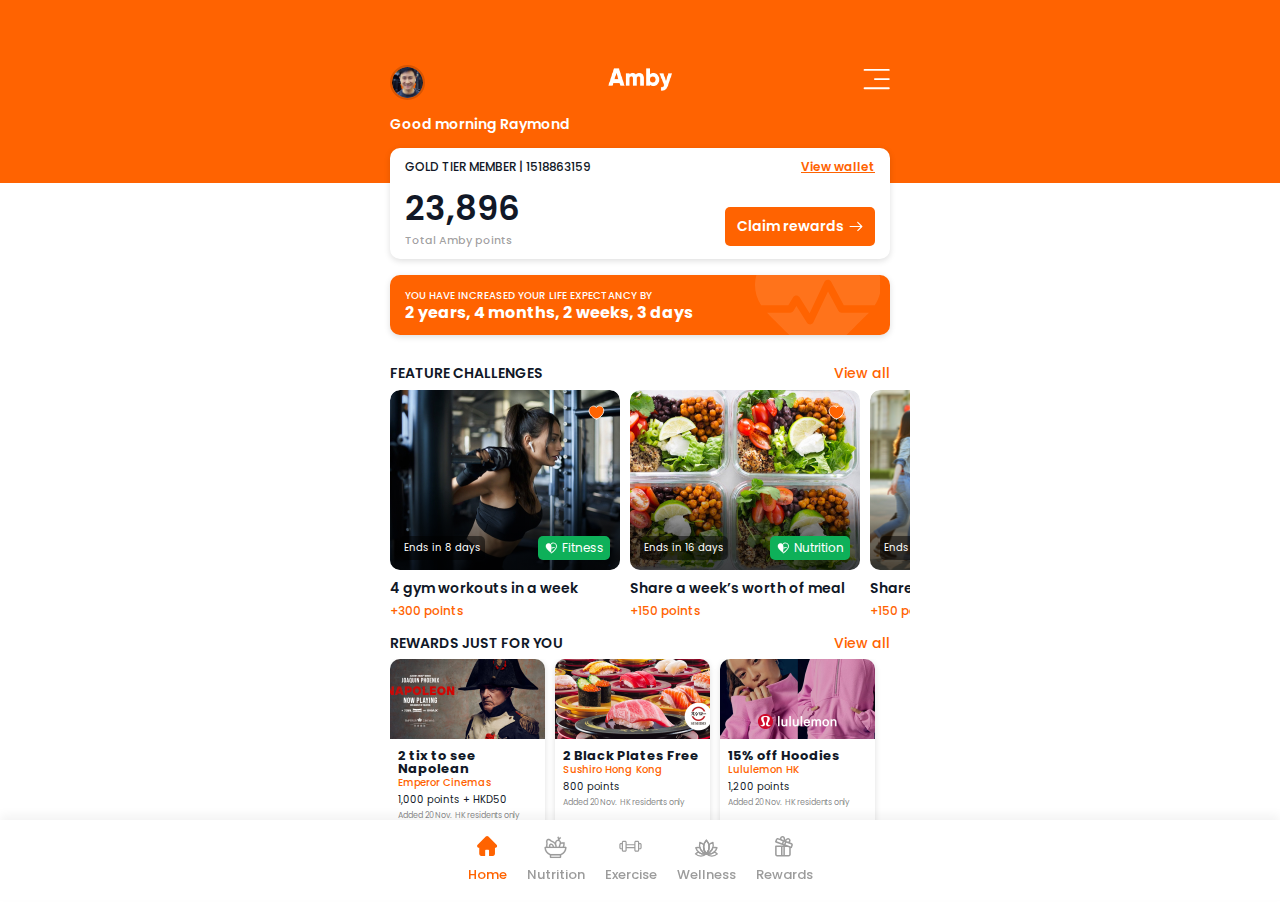
<file: index.html>
<!DOCTYPE html>
<html lang="en">

<head>
  <meta charset="UTF-8">
  <meta name="viewport" content="width=device-width, initial-scale=1.0">

  <!-- ===== CSS ===== -->
  <link rel="stylesheet" href="assets/css/styles.css" />

  <title>Amby - Mobile Front End</title>
</head>

<body>

  <div class="page home-page">

    <div class="page-overly"></div>

    <div class="page_top_shape">
      <img src="./assets/images/icons/page-left-top.svg" alt="" class="left">
      <img src="./assets/images/icons/page-right-top.svg" alt="" class="right">
    </div>

    <header class="header">
      <!-- page header -->
      <div class="page_header">
        <div class="container">
          <div class="row">
            <div class="col">
              <div class="page_navigation">
                <div class="user_img">
                  <img src="./assets/images/user/user-img.png" alt="">
                </div>
                <div class="app_logo">
                  <a href="index.html" class="logo"><img src="./assets/images/logo/logo.png" alt=""></a>
                </div>
                <div class="menu_bar">
                  <button><img src="./assets/images/icons/menu-bar.svg" alt=""></button>
                </div>
              </div>
              <div class="navigation_content">
                <h6 class="title">Good morning Raymond</h6>
              </div>
            </div>
          </div>
        </div>
      </div>

      <div class="hamburger_menu">
        <div class="top_area">
          <div class="mobile_menu_heading">
            <span>MENU</span>
          </div>

          <div class="close_icon">
            <button><img src="./assets/images/icons/menu-close.svg" alt=""></button>
          </div>
        </div>

        <div class="main_menu">
          <nav class="mean-nav">
            <ul>
              <li><a href="#">Home</a></li>
              <li class="dropdown"><a href="#">Page 1</a>
                <ul>
                  <li><a href="#">Link 1</a></li>
                  <li><a href="#">Link 2</a></li>
                  <li><a href="#">Link 3</a></li>
                  <li><a href="#">Link 4</a></li>
                </ul>
              </li>
              <li><a href="#">Page 2</a></li>
              <li><a href="#">Page 3</a></li>
              <li><a href="#">Page 4</a></li>
              <li><a href="#">Page 5</a></li>
            </ul>
          </nav>
        </div>
      </div>

      <!-- reward box -->
      <div class="reward_box">
        <div class="container">
          <div class="row">
            <div class="col">
              <div class="reward_box_inner">
                <div class="member_id">
                  <span class="id">GOLD tier member | 1518863159</span>
                  <a href="#" class="inline-btn">View wallet</a>
                </div>
                <div class="total_points">
                  <h1 class="point">23,896 <span>Total Amby points</span></h1>
                  <a href="#" class="primary-btn">Claim rewards <img src="./assets/images/icons/arrow-right.svg"
                      alt=""></a>
                </div>
              </div>
            </div>
          </div>
        </div>
      </div>
    </header>

    <!-- <header class="header-2 d-none">

      <div class="page_header">
        <div class="container">
          <div class="row">
            <div class="col">
              <div class="page_navigation">
                <div class="user_img">
                  <img src="./assets/images/user/user-img.png" alt="">
                </div>
                <div class="app_logo">
                  <a href="index.html" class="logo"><img src="./assets/images/logo/logo.png" alt=""></a>
                </div>
                <div class="menu_bar">
                  <button><img src="./assets/images/icons/menu-bar.svg" alt=""></button>
                </div>
              </div>
              <div class="navigation_content">
                <h6 class="title">My Wallet</h6>
              </div>
            </div>
          </div>
        </div>
      </div>

      <div class="hamburger_menu">
        <div class="top_area">
          <div class="mobile_menu_heading">
            <span>MENU</span>
          </div>

          <div class="close_icon">
            <button><img src="./assets/images/icons/menu-close.svg" alt=""></button>
          </div>
        </div>

        <div class="main_menu">
          <nav class="mean-nav">
            <ul>
              <li><a href="#">Home</a></li>
              <li class="dropdown"><a href="#">Page 1</a>
                <ul>
                  <li><a href="#">Link 1</a></li>
                  <li><a href="#">Link 2</a></li>
                  <li><a href="#">Link 3</a></li>
                  <li><a href="#">Link 4</a></li>
                </ul>
              </li>
              <li><a href="#">Page 2</a></li>
              <li><a href="#">Page 3</a></li>
              <li><a href="#">Page 4</a></li>
              <li><a href="#">Page 5</a></li>
            </ul>
          </nav>
        </div>
      </div>


      <div class="reward_box white-bg">
        <div class="container">
          <div class="row">
            <div class="col">
              <div class="reward_box_inner">
                <div class="member_id">
                  <span class="id">GOLD tier member | 1518863159</span>
                </div>
                <div class="total_points">
                  <h1 class="point">23,896 <span>Total Amby points</span></h1>
                  <a href="#" class="primary-btn">Claim rewards <img src="./assets/images/icons/arrow-right.svg"
                      alt=""></a>
                </div>
              </div>
            </div>
          </div>
        </div>
      </div>
    </header> -->

    <!-- toolbar -->
    <div class="toolbar">
      <div class="toolbar_inner">
        <div class="toolbar_item active">
          <div class="icon">
            <img class="stock" src="./assets/images/icons/home.svg" alt="">
            <img class="fill" src="./assets/images/icons/home-fill.svg" alt="">
          </div>
          <span class="title">Home</span>
        </div>
        <div class="toolbar_item">
          <div class="icon">
            <img class="stock" src="./assets/images/icons/nutrition.svg" alt="">
            <img class="fill" src="./assets/images/icons/nutrition-fill.svg" alt="">
          </div>
          <span class="title">Nutrition</span>
        </div>
        <div class="toolbar_item">
          <div class="icon">
            <img class="stock" src="./assets/images/icons/exercise.svg" alt="">
            <img class="fill" src="./assets/images/icons/exercise-fill.svg" alt="">
          </div>
          <span class="title">Exercise</span>
        </div>
        <div class="toolbar_item">
          <div class="icon">
            <img class="stock" src="./assets/images/icons/wellness.svg" alt="">
            <img class="fill" src="./assets/images/icons/wellness-fill.svg" alt="">
          </div>
          <span class="title">Wellness</span>
        </div>
        <div class="toolbar_item">
          <div class="icon">
            <img class="stock" src="./assets/images/icons/rewards.svg" alt="">
            <img class="fill" src="./assets/images/icons/rewards-fill.svg" alt="">
          </div>
          <span class="title">Rewards</span>
        </div>
      </div>
    </div>


    <!-- count down -->
    <div class="countdown_box white-bg">
      <div class="container">
        <div class="row">
          <div class="col">
            <div class="countdown_content">
              <span class="subtitle">You have increased your life expectancy by</span>
              <h5 class="title">2 years, 4 months, 2 weeks, 3 days</h5>
            </div>
          </div>
        </div>
      </div>
    </div>

    <!-- challenges section -->
    <div class="challenges_section white-bg">
      <div class="container">
        <div class="row">
          <div class="col">
            <div class="section_title">
              <h6 class="title">Feature Challenges</h6>
              <a href="#" class="inline-btn">View all</a>
            </div>
          </div>
        </div>
      </div>
      <div class="challenges_wrapper">

        <div class="container">
          <div class="challenges_items">

            <div class="challenges_item">
              <div class="challenge_img">
                <img src="./assets/images/challenges/challenge-1.jpg" alt="">

                <a href="javascript:void(0)" class="heart"><img src="./assets/images/icons/heart.svg" alt=""></a>
                <span class="end_text">Ends in 8 days</span>
                <a href="javascript:void(0)" class="category"><img src="./assets/images/icons/heart-fitness.svg"
                    alt="">Fitness</a>
              </div>
              <div class="challenge_content">
                <h6 class="title">4 gym workouts in a week</h6>
                <span class="points">+300 points</span>
              </div>
            </div>

            <div class="challenges_item">
              <div class="challenge_img">
                <img src="./assets/images/challenges/challenge-2.jpg" alt="">

                <a href="javascript:void(0)" class="heart"><img src="./assets/images/icons/heart.svg" alt=""></a>
                <span class="end_text">Ends in 16 days</span>
                <a href="javascript:void(0)" class="category"><img src="./assets/images/icons/heart-fitness.svg"
                    alt="">Nutrition</a>
              </div>
              <div class="challenge_content">
                <h6 class="title">Share a week’s worth of meal</h6>
                <span class="points">+150 points</span>
              </div>
            </div>

            <div class="challenges_item">
              <div class="challenge_img">
                <img src="./assets/images/challenges/challenge-3.jpg" alt="">

                <a href="javascript:void(0)" class="heart"><img src="./assets/images/icons/heart.svg" alt=""></a>
                <span class="end_text">Ends in 16 days</span>
                <a href="javascript:void(0)" class="category"><img src="./assets/images/icons/heart-fitness.svg"
                    alt="">Health</a>
              </div>
              <div class="challenge_content">
                <h6 class="title">Share a week’s worth of meal</h6>
                <span class="points">+150 points</span>
              </div>
            </div>

          </div>
        </div>
      </div>
    </div>

    <!-- getting rewards -->
    <div class="getting_rewards_section white-bg">
      <div class="container">
        <div class="row">
          <div class="col">
            <div class="section_title">
              <h6 class="title">rewards just for you</h6>
              <a href="#" class="inline-btn">View all</a>
            </div>
          </div>
        </div>
      </div>

      <div class="getting_rewards_wrapper">
        <div class="container">
          <div class="getting_rewards_items">

            <div class="getting_rewards_item">
              <div class="getting_reward_img"><img src="./assets/images/rewards/reward-1.jpg" alt=""></div>
              <div class="getting_reward_content">
                <h6 class="title">2 tix to see Napolean</h6>
                <span class="subtitle">Emperor Cinemas</span>
                <span class="points">1,000 points + HKD50</span>
                <div class="reward_meta">
                  <span class="date">Added 20 Nov.</span>
                  <span class="location">HK residents only</span>
                </div>
              </div>
            </div>

            <div class="getting_rewards_item">
              <div class="getting_reward_img"><img src="./assets/images/rewards/reward-2.jpg" alt=""></div>
              <div class="getting_reward_content">
                <h6 class="title">2 Black Plates Free</h6>
                <span class="subtitle">Sushiro Hong Kong</span>
                <span class="points">800 points</span>
                <div class="reward_meta">
                  <span class="date">Added 20 Nov.</span>
                  <span class="location">HK residents only</span>
                </div>
              </div>
            </div>

            <div class="getting_rewards_item">
              <div class="getting_reward_img"><img src="./assets/images/rewards/reward-3.jpg" alt=""></div>
              <div class="getting_reward_content">
                <h6 class="title">15% off Hoodies</h6>
                <span class="subtitle">Lululemon HK</span>
                <span class="points">1,200 points</span>
                <div class="reward_meta">
                  <span class="date">Added 20 Nov.</span>
                  <span class="location">HK residents only</span>
                </div>
              </div>
            </div>

          </div>
        </div>
      </div>
    </div>
  </div>


  <!-- JS Files -->
  <script src="./assets/js/jquery.min.js"></script>
  <script src="./assets/js/main.js"></script>
</body>

</html>
</file>
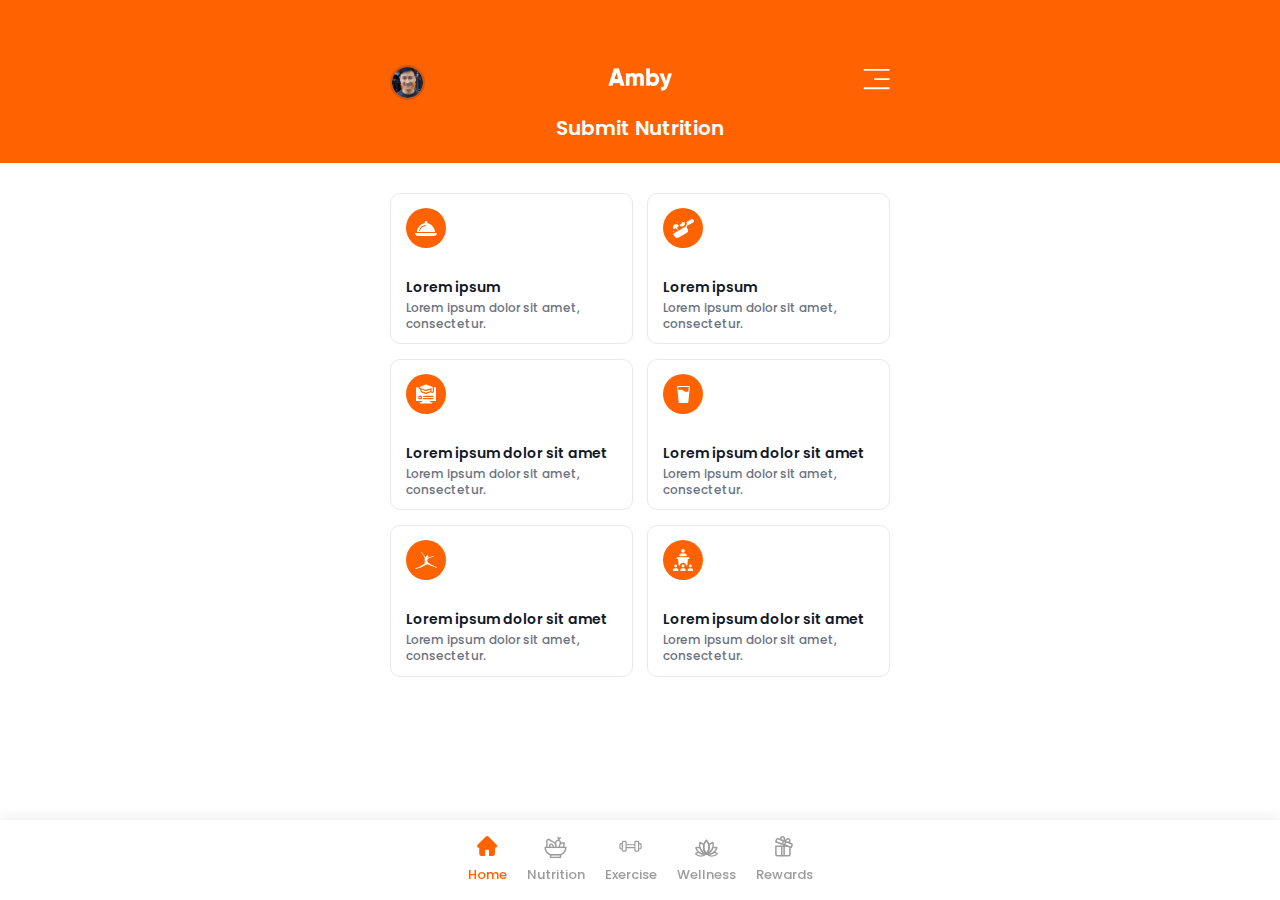
<file: category.html>
<!DOCTYPE html>
<html lang="en">

<head>
  <meta charset="UTF-8">
  <meta name="viewport" content="width=device-width, initial-scale=1.0">

  <!-- ===== CSS ===== -->
  <link rel="stylesheet" href="assets/css/styles.css" />

  <title>Amby - Mobile Front End</title>
</head>

<body>

  <div class="page category">
    <div class="page-overly"></div>

    <div class="page_top_shape">
      <img src="./assets/images/icons/page-left-top.svg" alt="" class="left">
      <img src="./assets/images/icons/page-right-top.svg" alt="" class="right">
    </div>

    <header class="header">
      <!-- page header -->
      <div class="page_header">
        <div class="container">
          <div class="row">
            <div class="col">
              <div class="page_navigation">
                <div class="user_img">
                  <img src="./assets/images/user/user-img.png" alt="">
                </div>
                <div class="app_logo">
                  <a href="index.html" class="logo"><img src="./assets/images/logo/logo.png" alt=""></a>
                </div>
                <div class="menu_bar">
                  <button><img src="./assets/images/icons/menu-bar.svg" alt=""></button>
                </div>
              </div>
              <div class="navigation_content text-center">
                <h4 class="title">Submit Nutrition</h4>
              </div>
            </div>
          </div>
        </div>
      </div>

      <div class="hamburger_menu">
        <div class="top_area">
          <div class="mobile_menu_heading">
            <span>MENU</span>
          </div>

          <div class="close_icon">
            <button><img src="./assets/images/icons/menu-close.svg" alt=""></button>
          </div>
        </div>

        <div class="main_menu">
          <nav class="mean-nav">
            <ul>
              <li><a href="#">Home</a></li>
              <li class="dropdown"><a href="#">Page 1</a>
                <ul>
                  <li><a href="#">Link 1</a></li>
                  <li><a href="#">Link 2</a></li>
                  <li><a href="#">Link 3</a></li>
                  <li><a href="#">Link 4</a></li>
                </ul>
              </li>
              <li><a href="#">Page 2</a></li>
              <li><a href="#">Page 3</a></li>
              <li><a href="#">Page 4</a></li>
              <li><a href="#">Page 5</a></li>
            </ul>
          </nav>
        </div>
      </div>

    </header>

    <!-- toolbar -->
    <div class="toolbar">
      <div class="toolbar_inner">
        <div class="toolbar_item active">
          <div class="icon">
            <img class="stock" src="./assets/images/icons/home.svg" alt="">
            <img class="fill" src="./assets/images/icons/home-fill.svg" alt="">
          </div>
          <span class="title">Home</span>
        </div>
        <div class="toolbar_item">
          <div class="icon">
            <img class="stock" src="./assets/images/icons/nutrition.svg" alt="">
            <img class="fill" src="./assets/images/icons/nutrition-fill.svg" alt="">
          </div>
          <span class="title">Nutrition</span>
        </div>
        <div class="toolbar_item">
          <div class="icon">
            <img class="stock" src="./assets/images/icons/exercise.svg" alt="">
            <img class="fill" src="./assets/images/icons/exercise-fill.svg" alt="">
          </div>
          <span class="title">Exercise</span>
        </div>
        <div class="toolbar_item">
          <div class="icon">
            <img class="stock" src="./assets/images/icons/wellness.svg" alt="">
            <img class="fill" src="./assets/images/icons/wellness-fill.svg" alt="">
          </div>
          <span class="title">Wellness</span>
        </div>
        <div class="toolbar_item">
          <div class="icon">
            <img class="stock" src="./assets/images/icons/rewards.svg" alt="">
            <img class="fill" src="./assets/images/icons/rewards-fill.svg" alt="">
          </div>
          <span class="title">Rewards</span>
        </div>
      </div>
    </div>

    <!-- category -->
    <div class="category_section white-bg">
      <div class="container">
        <div class="row">
          <div class="col">
            <div class="category_wrapper">

              <div class="category_item">
                <div class="category_icon">
                  <img src="./assets/images/icons/dinner.svg" alt="">
                </div>
                <div class="category_content">
                  <h6 class="title"><a href="#">Lorem ipsum</a></h6>
                  <p class="desc">Lorem ipsum dolor sit amet, consectetur.</p>
                </div>
              </div>

              <div class="category_item">
                <div class="category_icon">
                  <img src="./assets/images/icons/cooking.svg" alt="">
                </div>
                <div class="category_content">
                  <h6 class="title"><a href="#">Lorem ipsum</a></h6>
                  <p class="desc">Lorem ipsum dolor sit amet, consectetur.</p>
                </div>
              </div>

              <div class="category_item">
                <div class="category_icon">
                  <img src="./assets/images/icons/online-course.svg" alt="">
                </div>
                <div class="category_content">
                  <h6 class="title"><a href="#">Lorem ipsum dolor sit amet</a></h6>
                  <p class="desc">Lorem ipsum dolor sit amet, consectetur.</p>
                </div>
              </div>

              <div class="category_item">
                <div class="category_icon">
                  <img src="./assets/images/icons/water-glass.svg" alt="">
                </div>
                <div class="category_content">
                  <h6 class="title"><a href="#">Lorem ipsum dolor sit amet</a></h6>
                  <p class="desc">Lorem ipsum dolor sit amet, consectetur.</p>
                </div>
              </div>

              <div class="category_item">
                <div class="category_icon">
                  <img src="./assets/images/icons/sports.svg" alt="">
                </div>
                <div class="category_content">
                  <h6 class="title"><a href="#">Lorem ipsum dolor sit amet</a></h6>
                  <p class="desc">Lorem ipsum dolor sit amet, consectetur.</p>
                </div>
              </div>

              <div class="category_item">
                <div class="category_icon">
                  <img src="./assets/images/icons/lecture.svg" alt="">
                </div>
                <div class="category_content">
                  <h6 class="title"><a href="#">Lorem ipsum dolor sit amet</a></h6>
                  <p class="desc">Lorem ipsum dolor sit amet, consectetur.</p>
                </div>
              </div>

            </div>
          </div>
        </div>
      </div>
    </div>

  </div>


  <!-- JS Files -->
  <script src="./assets/js/jquery.min.js"></script>
  <script src="./assets/js/main.js"></script>
</body>

</html>
</file>
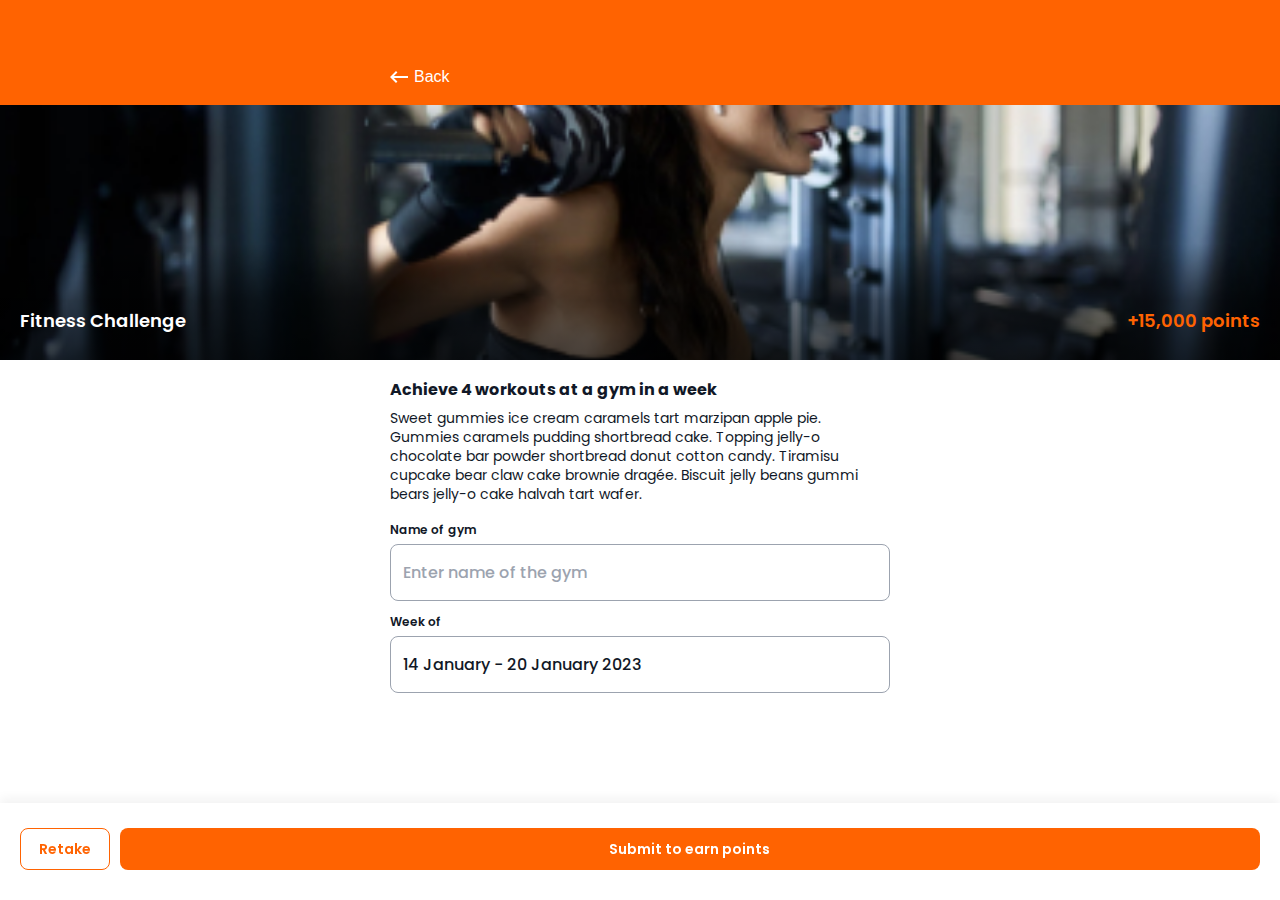
<file: challenge-details.html>
<!DOCTYPE html>
<html lang="en">

<head>
  <meta charset="UTF-8">
  <meta name="viewport" content="width=device-width, initial-scale=1.0">

  <!-- ===== CSS ===== -->
  <link rel="stylesheet" href="assets/css/styles.css" />

  <title>Amby - Mobile Front End</title>
</head>

<body>

  <div class="page challenge-single">
    <div class="page-overly"></div>

    <div class="page_top_shape">
      <img src="./assets/images/icons/page-left-top.svg" alt="" class="left">
      <img src="./assets/images/icons/page-right-top.svg" alt="" class="right">
    </div>

    <header class="header">
      <!-- page header -->
      <div class="page_header">
        <div class="container">
          <div class="row">
            <div class="col">
              <div class="page_navigation">
                <div class="return_page">
                  <button><img src="./assets/images/icons/arrow-left.svg" alt="">
                    Back</button>
                </div>
              </div>
            </div>
          </div>
        </div>
      </div>

    </header>

    <!-- toolbar -->
    <div class="toolbar">
      <div class="toolbar_inner">
        <a href="#" class="secondary-btn">Retake</a>
        <a href="#" class="primary-btn">Submit to earn points</a>
      </div>
    </div>

    <!-- challenge details  -->
    <div class="challenge_details white-bg">
      <div class="challenge_image">
        <img src="./assets/images/challenges/challenge-details.jpg" alt="">

        <div class="details_meta">
          <span class="category">Fitness Challenge</span>
          <span class="points">+15,000 points</span>
        </div>
      </div>

      <div class="container">
        <div class="row">
          <div class="col">
            <div class="challenge_content">
              <h5 class="title">Achieve 4 workouts at a gym in a week</h5>
              <p>Sweet gummies ice cream caramels tart marzipan apple pie. Gummies caramels pudding shortbread cake.
                Topping jelly-o chocolate bar powder shortbread donut cotton candy. Tiramisu cupcake bear claw cake
                brownie dragée. Biscuit jelly beans gummi bears jelly-o cake halvah tart wafer.</p>

              <form action="#" class="challenge_details_form">
                <div class="form_group">
                  <label for="gym">Name of gym</label>
                  <input type="text" name="gym" id="gym" placeholder="Enter name of the gym">
                </div>
                <div class="form_group">
                  <label for="week">Week of</label>
                  <input type="text" name="week" id="week" placeholder="Week of" value="14 January - 20 January 2023">
                </div>
              </form>
            </div>
          </div>
        </div>
      </div>
    </div>

  </div>


  <!-- JS Files -->
  <script src="./assets/js/jquery.min.js"></script>
  <script src="./assets/js/main.js"></script>
</body>

</html>
</file>
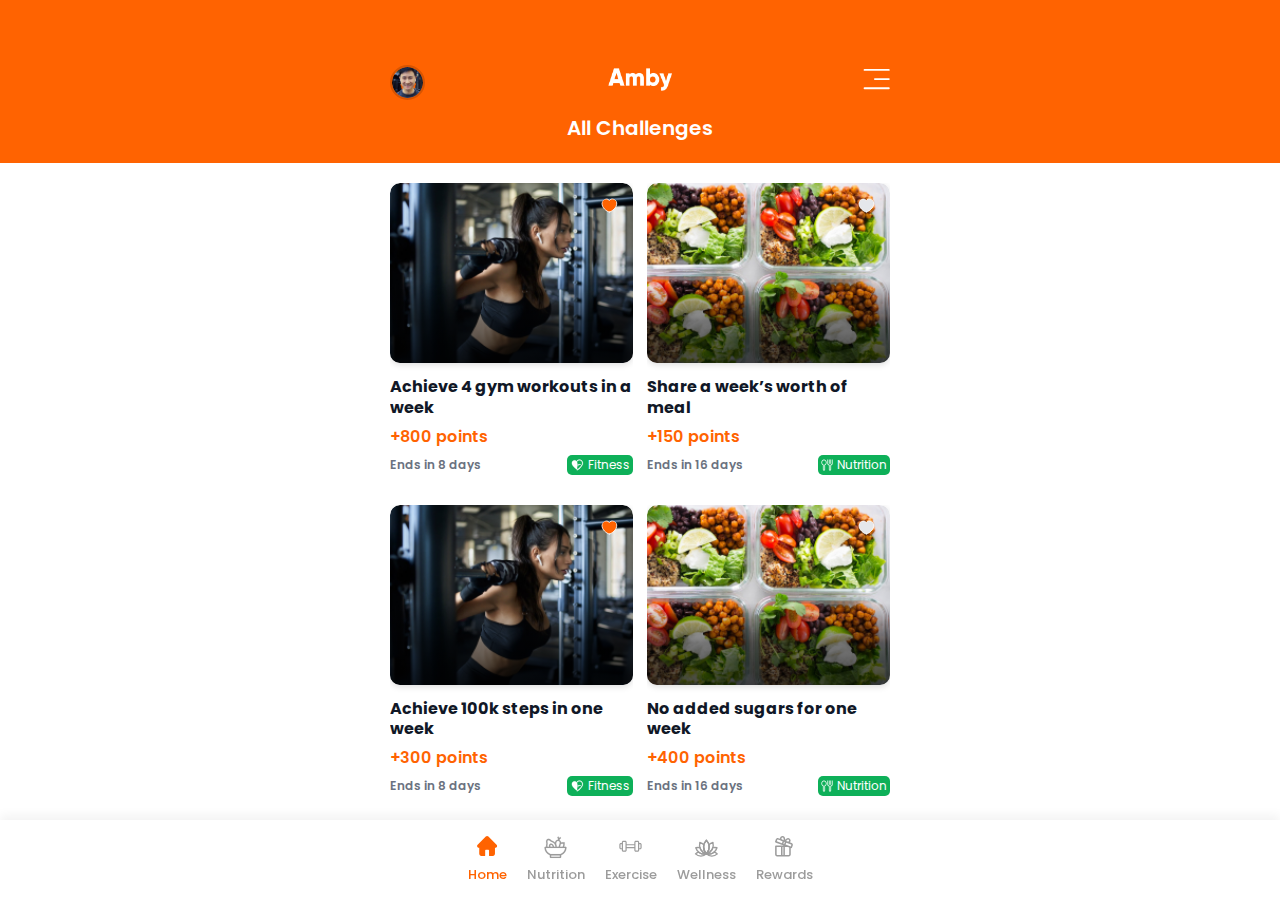
<file: challenges.html>
<!DOCTYPE html>
<html lang="en">

<head>
  <meta charset="UTF-8">
  <meta name="viewport" content="width=device-width, initial-scale=1.0">

  <!-- ===== CSS ===== -->
  <link rel="stylesheet" href="assets/css/styles.css" />

  <title>Amby - Mobile Front End</title>
</head>

<body>

  <div class="page challenges">
    <div class="page-overly"></div>

    <div class="page_top_shape">
      <img src="./assets/images/icons/page-left-top.svg" alt="" class="left">
      <img src="./assets/images/icons/page-right-top.svg" alt="" class="right">
    </div>

    <header class="header">
      <!-- page header -->
      <div class="page_header">
        <div class="container">
          <div class="row">
            <div class="col">
              <div class="page_navigation">
                <div class="user_img">
                  <img src="./assets/images/user/user-img.png" alt="">
                </div>
                <div class="app_logo">
                  <a href="index.html" class="logo"><img src="./assets/images/logo/logo.png" alt=""></a>
                </div>
                <div class="menu_bar">
                  <button><img src="./assets/images/icons/menu-bar.svg" alt=""></button>
                </div>
              </div>
              <div class="navigation_content text-center">
                <h4 class="title">All Challenges</h4>
              </div>
            </div>
          </div>
        </div>
      </div>

      <div class="hamburger_menu">
        <div class="top_area">
          <div class="mobile_menu_heading">
            <span>MENU</span>
          </div>

          <div class="close_icon">
            <button><img src="./assets/images/icons/menu-close.svg" alt=""></button>
          </div>
        </div>

        <div class="main_menu">
          <nav class="mean-nav">
            <ul>
              <li><a href="#">Home</a></li>
              <li class="dropdown"><a href="#">Page 1</a>
                <ul>
                  <li><a href="#">Link 1</a></li>
                  <li><a href="#">Link 2</a></li>
                  <li><a href="#">Link 3</a></li>
                  <li><a href="#">Link 4</a></li>
                </ul>
              </li>
              <li><a href="#">Page 2</a></li>
              <li><a href="#">Page 3</a></li>
              <li><a href="#">Page 4</a></li>
              <li><a href="#">Page 5</a></li>
            </ul>
          </nav>
        </div>
      </div>

    </header>

    <!-- toolbar -->
    <div class="toolbar">
      <div class="toolbar_inner">
        <div class="toolbar_item active">
          <div class="icon">
            <img class="stock" src="./assets/images/icons/home.svg" alt="">
            <img class="fill" src="./assets/images/icons/home-fill.svg" alt="">
          </div>
          <span class="title">Home</span>
        </div>
        <div class="toolbar_item">
          <div class="icon">
            <img class="stock" src="./assets/images/icons/nutrition.svg" alt="">
            <img class="fill" src="./assets/images/icons/nutrition-fill.svg" alt="">
          </div>
          <span class="title">Nutrition</span>
        </div>
        <div class="toolbar_item">
          <div class="icon">
            <img class="stock" src="./assets/images/icons/exercise.svg" alt="">
            <img class="fill" src="./assets/images/icons/exercise-fill.svg" alt="">
          </div>
          <span class="title">Exercise</span>
        </div>
        <div class="toolbar_item">
          <div class="icon">
            <img class="stock" src="./assets/images/icons/wellness.svg" alt="">
            <img class="fill" src="./assets/images/icons/wellness-fill.svg" alt="">
          </div>
          <span class="title">Wellness</span>
        </div>
        <div class="toolbar_item">
          <div class="icon">
            <img class="stock" src="./assets/images/icons/rewards.svg" alt="">
            <img class="fill" src="./assets/images/icons/rewards-fill.svg" alt="">
          </div>
          <span class="title">Rewards</span>
        </div>
      </div>
    </div>

    <!-- challenges  -->
    <div class="challenges_section white-bg">
      <div class="container">
        <div class="row">
          <div class="col">
            <div class="challenges_items">

              <div class="challenges_item">
                <div class="challenge_img">
                  <img src="./assets/images/challenges/challenge-1.jpg" alt="">

                  <a href="javascript:void(0)" class="heart"><img src="./assets/images/icons/heart.svg" alt=""></a>
                </div>
                <div class="challenge_content">
                  <h6 class="title">Achieve 4 gym workouts in a week</h6>
                  <span class="points">+800 points</span>

                  <div class="challenge_meta">
                    <span class="end_text">Ends in 8 days</span>
                    <a href="javascript:void(0)" class="category"><img src="./assets/images/icons/heart-fitness.svg"
                        alt="">Fitness</a>
                  </div>
                </div>
              </div>

              <div class="challenges_item">
                <div class="challenge_img">
                  <img src="./assets/images/challenges/challenge-2.jpg" alt="">

                  <a href="javascript:void(0)" class="heart"><img src="./assets/images/icons/heart-grey.svg" alt=""></a>
                </div>
                <div class="challenge_content">
                  <h6 class="title">Share a week’s worth of meal</h6>
                  <span class="points">+150 points</span>

                  <div class="challenge_meta">
                    <span class="end_text">Ends in 16 days</span>
                    <a href="javascript:void(0)" class="category"><img src="./assets/images/icons/spoon.svg"
                        alt="">Nutrition</a>
                  </div>
                </div>
              </div>

              <div class="challenges_item">
                <div class="challenge_img">
                  <img src="./assets/images/challenges/challenge-1.jpg" alt="">

                  <a href="javascript:void(0)" class="heart"><img src="./assets/images/icons/heart.svg" alt=""></a>
                </div>
                <div class="challenge_content">
                  <h6 class="title">Achieve 100k steps in one week</h6>
                  <span class="points">+300 points</span>

                  <div class="challenge_meta">
                    <span class="end_text">Ends in 8 days</span>
                    <a href="javascript:void(0)" class="category"><img src="./assets/images/icons/heart-fitness.svg"
                        alt="">Fitness</a>
                  </div>
                </div>
              </div>

              <div class="challenges_item">
                <div class="challenge_img">
                  <img src="./assets/images/challenges/challenge-2.jpg" alt="">

                  <a href="javascript:void(0)" class="heart"><img src="./assets/images/icons/heart-grey.svg" alt=""></a>
                </div>
                <div class="challenge_content">
                  <h6 class="title">No added sugars for one week</h6>
                  <span class="points">+400 points</span>

                  <div class="challenge_meta">
                    <span class="end_text">Ends in 16 days</span>
                    <a href="javascript:void(0)" class="category"><img src="./assets/images/icons/spoon.svg"
                        alt="">Nutrition</a>
                  </div>
                </div>
              </div>


            </div>
          </div>
        </div>
      </div>
    </div>

  </div>


  <!-- JS Files -->
  <script src="./assets/js/jquery.min.js"></script>
  <script src="./assets/js/main.js"></script>
</body>

</html>
</file>
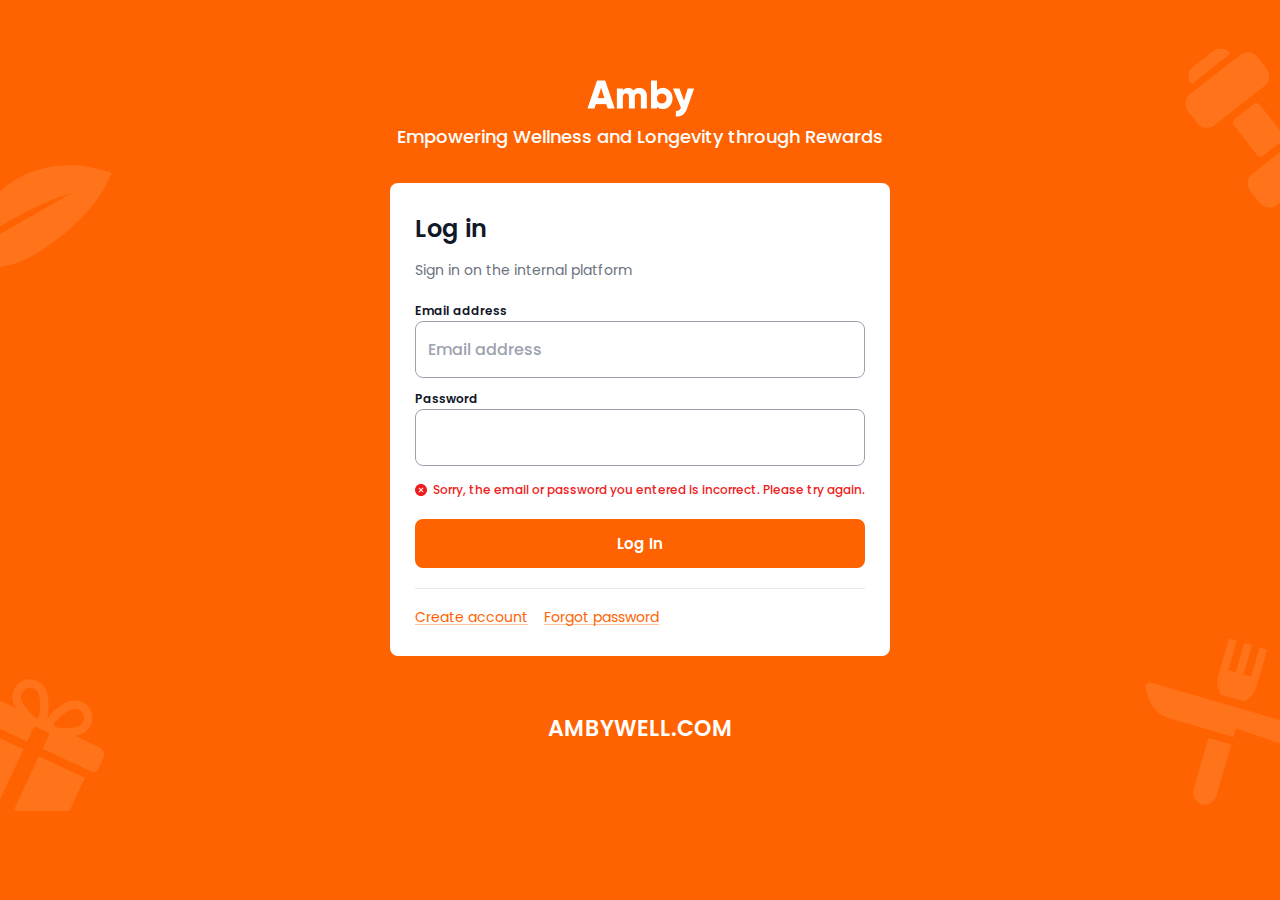
<file: login.html>
<!DOCTYPE html>
<html lang="en">

<head>
  <meta charset="UTF-8">
  <meta name="viewport" content="width=device-width, initial-scale=1.0">

  <!-- ===== CSS ===== -->
  <link rel="stylesheet" href="assets/css/styles.css" />

  <title>Login - Amby - Mobile Front End</title>
</head>

<body>

  <div class="page login-page">

    <!-- shapes -->
    <div class="page_top_shape">
      <img src="./assets/images/icons/page-left-top.svg" alt="" class="left">
      <img src="./assets/images/icons/page-right-top.svg" alt="" class="right">
    </div>
    <div class="page_bottom_shape">
      <img src="./assets/images/icons/page-left-bottom.svg" alt="" class="left">
      <img src="./assets/images/icons/page-right-bottom.svg" alt="" class="right">
    </div>

    <!-- page header -->
    <div class="page_header text-center">
      <div class="container">
        <div class="row">
          <div class="col">
            <div class="app_logo">
              <a href="index.html" class="logo"><img src="./assets/images/logo/logo.png" alt=""></a>
            </div>
            <div class="header_content">
              <p>Empowering Wellness and Longevity through Rewards</p>
            </div>
          </div>
        </div>
      </div>
    </div>

    <!-- login form -->
    <div class="login_register login">
      <div class="container">
        <div class="row">
          <div class="col">
            <div class="login_register_form">
              <h2 class="form_title">Log in</h2>
              <div class="form_desc">
                <p>Sign in on the internal platform</p>
              </div>

              <form action="#" class="login_form">
                <div class="form_group">
                  <label for="email">Email address</label>
                  <input type="email" name="email" id="email" placeholder="Email address" autocomplete="off">
                </div>

                <div class="form_group">
                  <label for="password">Password</label>
                  <input type="password" name="password" id="password" autocomplete="off">
                  <label class="error">Sorry, the email or password you entered is incorrect. Please try again.</label>
                </div>

                <div class="form_btn">
                  <button class="primary-btn" type="submit">Log In</button>
                </div>
              </form>

              <div class="form_alternative">
                <a href="#" class="crate_account">Create account</a>
                <a href="#" class="forgot_password">Forgot password</a>
              </div>
            </div>

            <!-- app domain -->
            <div class="app_domain text-center">
              <h3 class="domain">ambywell.com</h3>
            </div>
          </div>
        </div>
      </div>
    </div>
  </div>

</body>

</html>
</file>
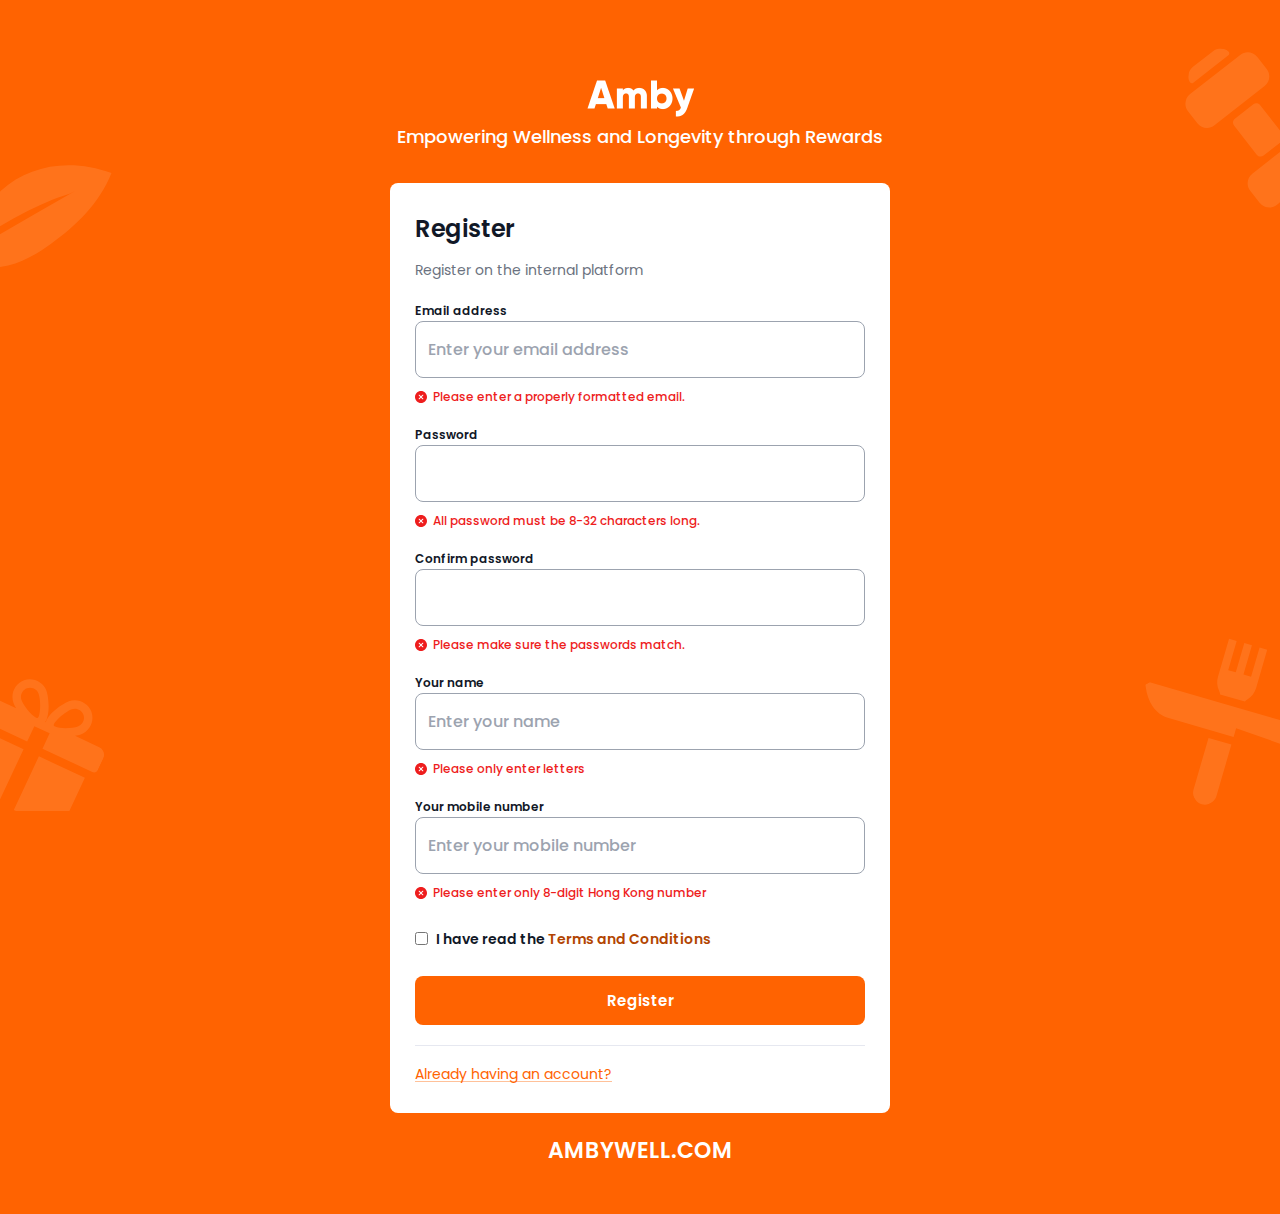
<file: register.html>
<!DOCTYPE html>
<html lang="en">

<head>
  <meta charset="UTF-8">
  <meta name="viewport" content="width=device-width, initial-scale=1.0">

  <!-- ===== CSS ===== -->
  <link rel="stylesheet" href="assets/css/styles.css" />

  <title>Register - Amby - Mobile Front End</title>
</head>

<body>

  <div class="page register-page">

    <div class="page_top_shape">
      <img src="./assets/images/icons/page-left-top.svg" alt="" class="left">
      <img src="./assets/images/icons/page-right-top.svg" alt="" class="right">
    </div>
    <div class="page_bottom_shape">
      <img src="./assets/images/icons/page-left-bottom.svg" alt="" class="left">
      <img src="./assets/images/icons/page-right-bottom.svg" alt="" class="right">
    </div>

    <!-- page header -->
    <div class="page_header text-center">
      <div class="container">
        <div class="row">
          <div class="col">
            <div class="app_logo">
              <a href="index.html" class="logo"><img src="./assets/images/logo/logo.png" alt=""></a>
            </div>
            <div class="header_content">
              <p>Empowering Wellness and Longevity through Rewards</p>
            </div>
          </div>
        </div>
      </div>
    </div>


    <!-- register form -->
    <div class="login_register register">
      <div class="container">
        <div class="row">
          <div class="col">
            <div class="login_register_form">
              <h2 class="form_title">Register</h2>
              <div class="form_desc">
                <p>Register on the internal platform</p>
              </div>

              <form action="#" class="register_form">
                <div class="form_group">
                  <label for="email">Email address</label>
                  <input type="email" name="email" id="email" placeholder="Enter your email address" autocomplete="off">
                  <label class="error">Please enter a properly formatted email.</label>
                </div>

                <div class="form_group">
                  <label for="password">Password</label>
                  <input type="password" name="password" id="password" autocomplete="off">
                  <label class="error">All password must be 8-32 characters long.</label>
                </div>

                <div class="form_group">
                  <label for="cpassword">Confirm password</label>
                  <input type="password" name="cpassword" id="cpassword" autocomplete="off">
                  <label class="error">Please make sure the passwords match.</label>
                </div>

                <div class="form_group">
                  <label for="name">Your name</label>
                  <input type="text" name="name" id="name" placeholder="Enter your name" autocomplete="off">
                  <label class="error">Please only enter letters</label>
                </div>

                <div class="form_group">
                  <label for="phone">Your mobile number</label>
                  <input type="tel" name="phone" id="phone" placeholder="Enter your mobile number" autocomplete="off">
                  <label class="error">Please enter only 8-digit Hong Kong number </label>
                </div>

                <div class="form_group checkbox">
                  <input type="checkbox" name="terms" id="terms" autocomplete="off">
                  <label for="terms">I have read the <a href="#">Terms and Conditions</a></label>
                </div>

                <div class="form_btn">
                  <button class="primary-btn" type="submit">Register</button>
                </div>
              </form>

              <div class="form_alternative">
                <a href="#" class="have_account">Already having an account?</a>
              </div>
            </div>

            <!-- app domain -->
            <div class="app_domain text-center">
              <h3 class="domain">ambywell.com</h3>
            </div>
          </div>
        </div>
      </div>
    </div>
  </div>


</body>

</html>
</file>
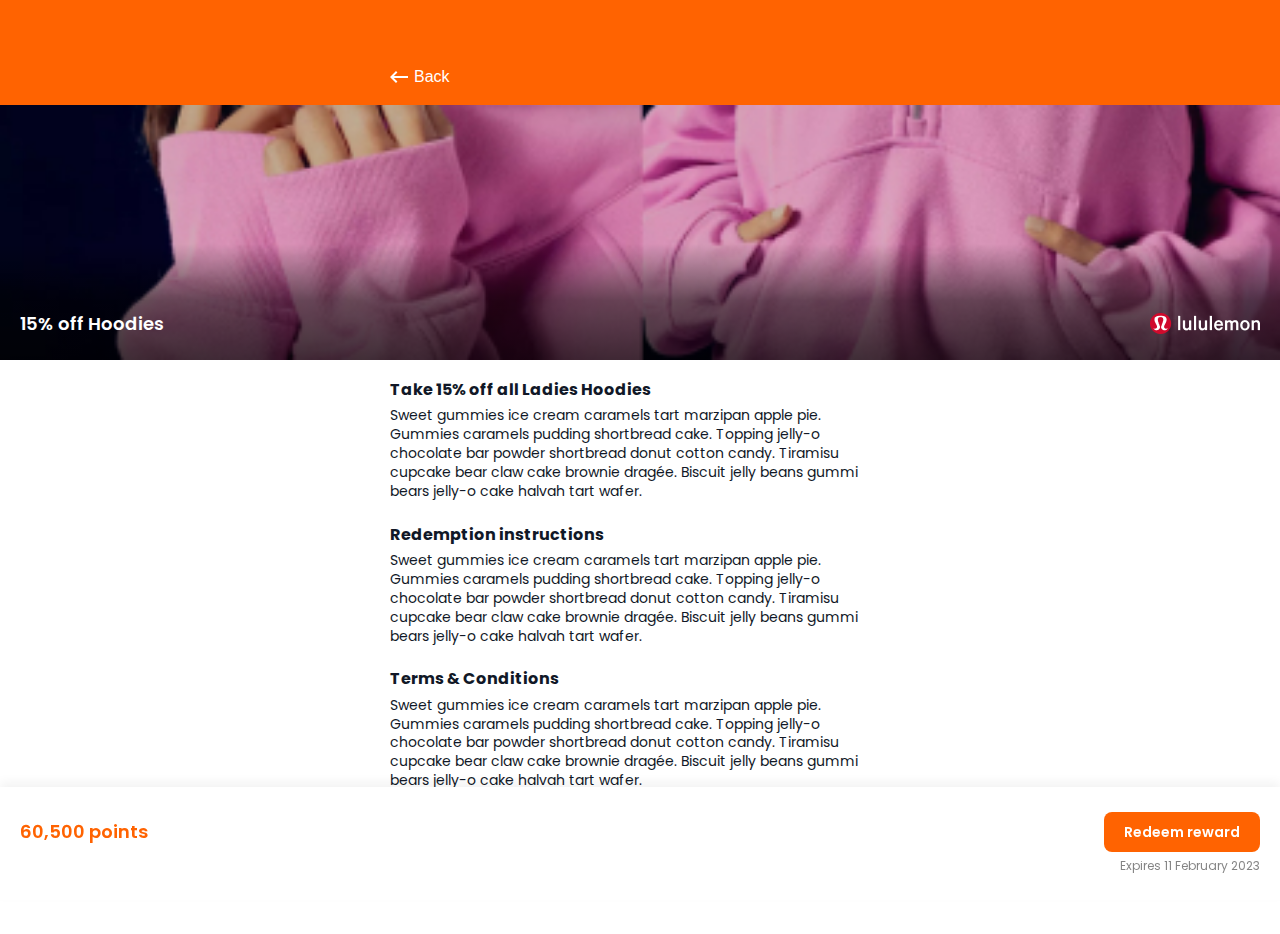
<file: reward-details.html>
<!DOCTYPE html>
<html lang="en">

<head>
  <meta charset="UTF-8">
  <meta name="viewport" content="width=device-width, initial-scale=1.0">

  <!-- ===== CSS ===== -->
  <link rel="stylesheet" href="assets/css/styles.css" />

  <title>Amby - Mobile Front End</title>
</head>

<body>

  <div class="page reward-single">
    <div class="page-overly"></div>

    <div class="page_top_shape">
      <img src="./assets/images/icons/page-left-top.svg" alt="" class="left">
      <img src="./assets/images/icons/page-right-top.svg" alt="" class="right">
    </div>

    <header class="header">
      <!-- page header -->
      <div class="page_header">
        <div class="container">
          <div class="row">
            <div class="col">
              <div class="page_navigation">
                <div class="return_page">
                  <button><img src="./assets/images/icons/arrow-left.svg" alt="">
                    Back</button>
                </div>
              </div>
            </div>
          </div>
        </div>
      </div>

    </header>

    <!-- toolbar -->
    <div class="toolbar">
      <div class="toolbar_inner">
        <span class="points">60,500 points</span>
        <a href="#" class="primary-btn">Redeem reward</a>
      </div>
      <div class="toolbar_meta text-end">
        <span>Expires 11 February 2023</span>
      </div>
    </div>

    <!-- reward details  -->
    <div class="reward_details white-bg">
      <div class="reward_image">
        <img src="./assets/images/rewards/reward-details.jpg" alt="">

        <div class="details_meta">
          <span class="offer">15% off Hoodies</span>
          <span class="logo"><img src="./assets/images/rewards/logo.png" alt=""></span>
        </div>
      </div>

      <div class="container">
        <div class="row">
          <div class="col">
            <div class="reward_content">
              <div class="content_group">
                <h5 class="title">Take 15% off all Ladies Hoodies</h5>
                <p>Sweet gummies ice cream caramels tart marzipan apple pie. Gummies caramels pudding shortbread cake.
                  Topping jelly-o chocolate bar powder shortbread donut cotton candy. Tiramisu cupcake bear claw cake
                  brownie dragée. Biscuit jelly beans gummi bears jelly-o cake halvah tart wafer.</p>
              </div>
              <div class="content_group">
                <h5 class="title">Redemption instructions</h5>
                <p>Sweet gummies ice cream caramels tart marzipan apple pie. Gummies caramels pudding shortbread cake.
                  Topping jelly-o chocolate bar powder shortbread donut cotton candy. Tiramisu cupcake bear claw cake
                  brownie dragée. Biscuit jelly beans gummi bears jelly-o cake halvah tart wafer.</p>
              </div>
              <div class="content_group">
                <h5 class="title">Terms & Conditions</h5>
                <p>Sweet gummies ice cream caramels tart marzipan apple pie. Gummies caramels pudding shortbread cake.
                  Topping jelly-o chocolate bar powder shortbread donut cotton candy. Tiramisu cupcake bear claw cake
                  brownie dragée. Biscuit jelly beans gummi bears jelly-o cake halvah tart wafer.</p>
              </div>

            </div>
          </div>
        </div>
      </div>
    </div>

  </div>


  <!-- JS Files -->
  <script src="./assets/js/jquery.min.js"></script>
  <script src="./assets/js/main.js"></script>
</body>

</html>
</file>
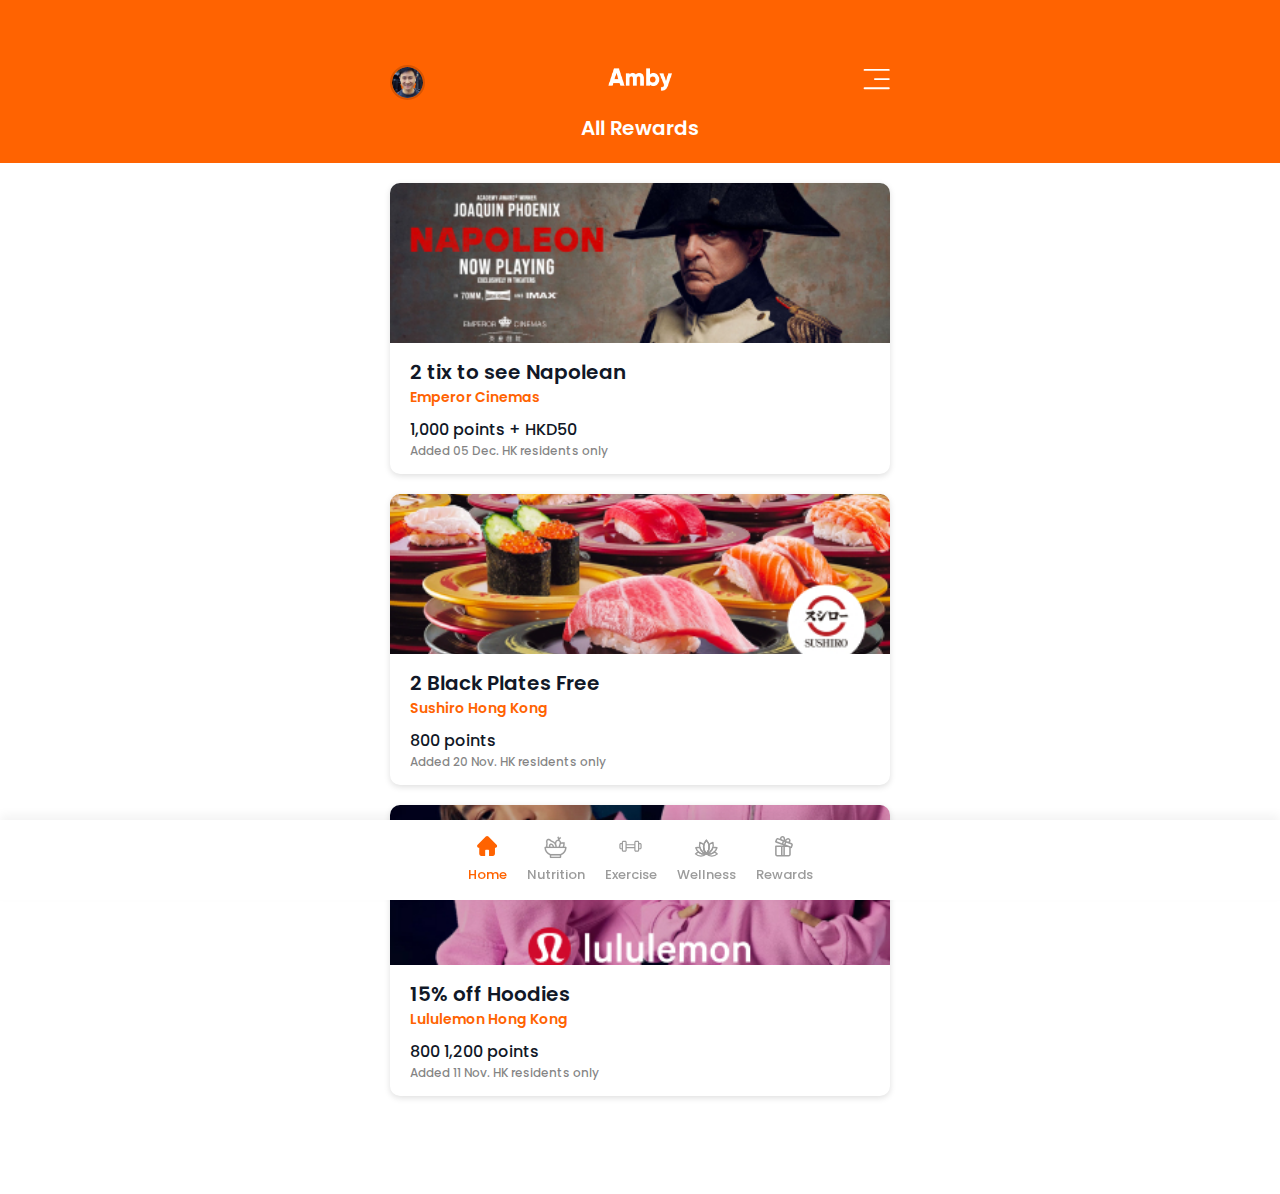
<file: rewards.html>
<!DOCTYPE html>
<html lang="en">

<head>
  <meta charset="UTF-8">
  <meta name="viewport" content="width=device-width, initial-scale=1.0">

  <!-- ===== CSS ===== -->
  <link rel="stylesheet" href="assets/css/styles.css" />

  <title>Amby - Mobile Front End</title>
</head>

<body>

  <div class="page rewards">
    <div class="page-overly"></div>

    <div class="page_top_shape">
      <img src="./assets/images/icons/page-left-top.svg" alt="" class="left">
      <img src="./assets/images/icons/page-right-top.svg" alt="" class="right">
    </div>

    <header class="header">
      <!-- page header -->
      <div class="page_header">
        <div class="container">
          <div class="row">
            <div class="col">
              <div class="page_navigation">
                <div class="user_img">
                  <img src="./assets/images/user/user-img.png" alt="">
                </div>
                <div class="app_logo">
                  <a href="index.html" class="logo"><img src="./assets/images/logo/logo.png" alt=""></a>
                </div>
                <div class="menu_bar">
                  <button><img src="./assets/images/icons/menu-bar.svg" alt=""></button>
                </div>
              </div>
              <div class="navigation_content text-center">
                <h4 class="title">All Rewards</h4>
              </div>
            </div>
          </div>
        </div>
      </div>

      <div class="hamburger_menu">
        <div class="top_area">
          <div class="mobile_menu_heading">
            <span>MENU</span>
          </div>

          <div class="close_icon">
            <button><img src="./assets/images/icons/menu-close.svg" alt=""></button>
          </div>
        </div>

        <div class="main_menu">
          <nav class="mean-nav">
            <ul>
              <li><a href="#">Home</a></li>
              <li class="dropdown"><a href="#">Page 1</a>
                <ul>
                  <li><a href="#">Link 1</a></li>
                  <li><a href="#">Link 2</a></li>
                  <li><a href="#">Link 3</a></li>
                  <li><a href="#">Link 4</a></li>
                </ul>
              </li>
              <li><a href="#">Page 2</a></li>
              <li><a href="#">Page 3</a></li>
              <li><a href="#">Page 4</a></li>
              <li><a href="#">Page 5</a></li>
            </ul>
          </nav>
        </div>
      </div>

    </header>

    <!-- toolbar -->
    <div class="toolbar">
      <div class="toolbar_inner">
        <div class="toolbar_item active">
          <div class="icon">
            <img class="stock" src="./assets/images/icons/home.svg" alt="">
            <img class="fill" src="./assets/images/icons/home-fill.svg" alt="">
          </div>
          <span class="title">Home</span>
        </div>
        <div class="toolbar_item">
          <div class="icon">
            <img class="stock" src="./assets/images/icons/nutrition.svg" alt="">
            <img class="fill" src="./assets/images/icons/nutrition-fill.svg" alt="">
          </div>
          <span class="title">Nutrition</span>
        </div>
        <div class="toolbar_item">
          <div class="icon">
            <img class="stock" src="./assets/images/icons/exercise.svg" alt="">
            <img class="fill" src="./assets/images/icons/exercise-fill.svg" alt="">
          </div>
          <span class="title">Exercise</span>
        </div>
        <div class="toolbar_item">
          <div class="icon">
            <img class="stock" src="./assets/images/icons/wellness.svg" alt="">
            <img class="fill" src="./assets/images/icons/wellness-fill.svg" alt="">
          </div>
          <span class="title">Wellness</span>
        </div>
        <div class="toolbar_item">
          <div class="icon">
            <img class="stock" src="./assets/images/icons/rewards.svg" alt="">
            <img class="fill" src="./assets/images/icons/rewards-fill.svg" alt="">
          </div>
          <span class="title">Rewards</span>
        </div>
      </div>
    </div>

    <!-- rewards -->
    <div class="rewards_section white-bg">
      <div class="container">
        <div class="row">
          <div class="col">

            <div class="getting_rewards_item">
              <div class="getting_reward_img"><img src="./assets/images/rewards/reward-1.jpg" alt=""></div>
              <div class="getting_reward_content">
                <h6 class="title">2 tix to see Napolean</h6>
                <span class="subtitle">Emperor Cinemas</span>
                <span class="points">1,000 points + HKD50</span>
                <div class="reward_meta">
                  <span class="date">Added 05 Dec.</span>
                  <span class="location">HK residents only</span>
                </div>
              </div>
            </div>

            <div class="getting_rewards_item">
              <div class="getting_reward_img"><img src="./assets/images/rewards/reward-2.jpg" alt=""></div>
              <div class="getting_reward_content">
                <h6 class="title">2 Black Plates Free</h6>
                <span class="subtitle">Sushiro Hong Kong</span>
                <span class="points">800 points</span>
                <div class="reward_meta">
                  <span class="date">Added 20 Nov.</span>
                  <span class="location">HK residents only</span>
                </div>
              </div>
            </div>

            <div class="getting_rewards_item">
              <div class="getting_reward_img"><img src="./assets/images/rewards/reward-3.jpg" alt=""></div>
              <div class="getting_reward_content">
                <h6 class="title">15% off Hoodies</h6>
                <span class="subtitle">Lululemon Hong Kong</span>
                <span class="points">800 1,200 points</span>
                <div class="reward_meta">
                  <span class="date">Added 11 Nov.</span>
                  <span class="location">HK residents only</span>
                </div>
              </div>
            </div>

          </div>
        </div>
      </div>
    </div>

  </div>


  <!-- JS Files -->
  <script src="./assets/js/jquery.min.js"></script>
  <script src="./assets/js/main.js"></script>
</body>

</html>
</file>
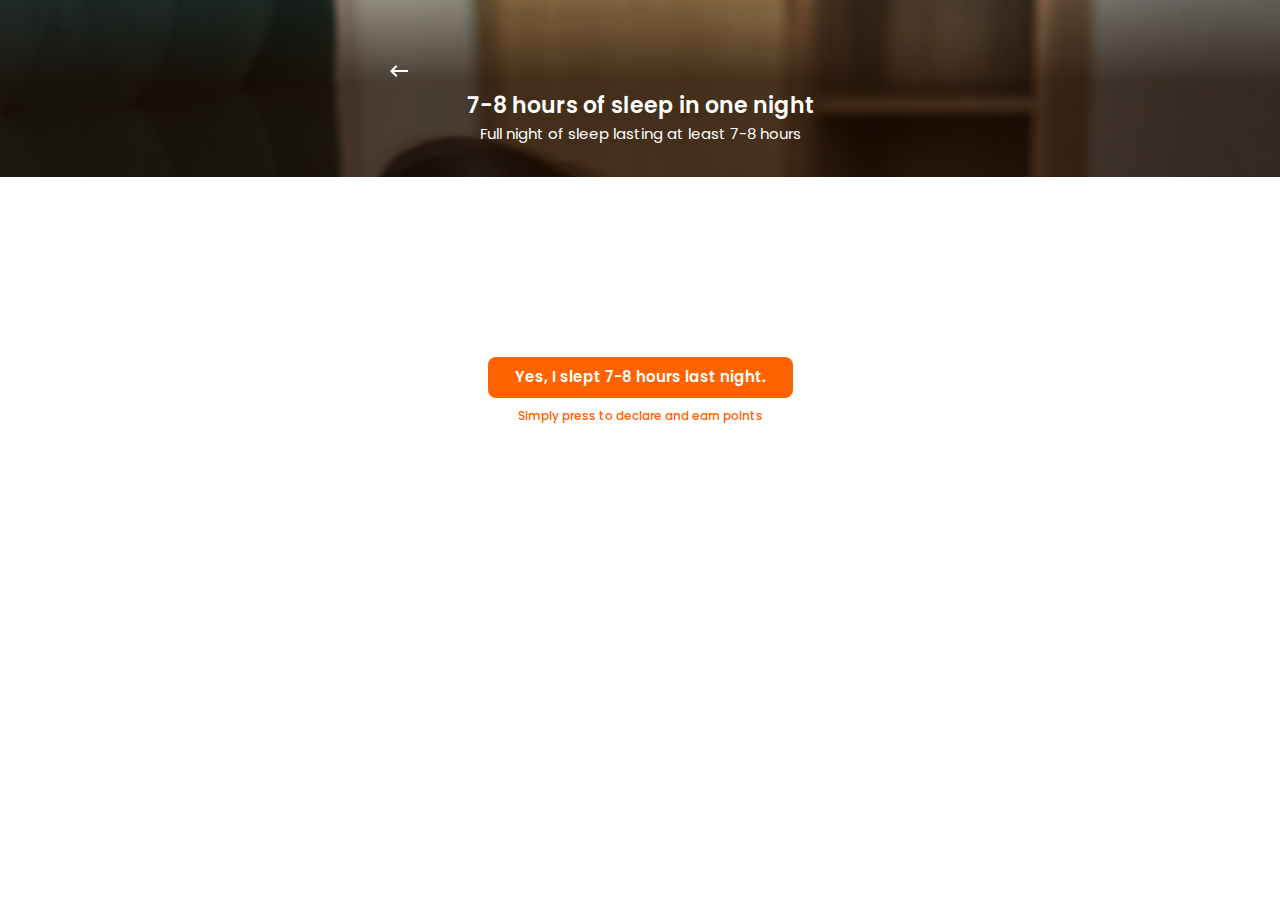
<file: single-button.html>
<!DOCTYPE html>
<html lang="en">

<head>
  <meta charset="UTF-8">
  <meta name="viewport" content="width=device-width, initial-scale=1.0">

  <!-- ===== CSS ===== -->
  <link rel="stylesheet" href="assets/css/nice-select.css" />
  <link rel="stylesheet" href="assets/css/styles.css" />

  <title>Amby - Mobile Front End</title>
</head>

<body>

  <div class="page single-button">
    <div class="page-overly"></div>

    <div class="page_top_shape">
      <img src="./assets/images/icons/page-left-top.svg" alt="" class="left">
      <img src="./assets/images/icons/page-right-top.svg" alt="" class="right">
    </div>

    <!-- page header -->
    <div class="page_header" data-background="./assets/images/submission/page-header-2.jpg">
      <div class="container">
        <div class="row">
          <div class="col">
            <div class="page_navigation">
              <div class="return_page">
                <button>
                  <img src="./assets/images/icons/arrow-left.svg" alt="">
                </button>
              </div>
            </div>
            <div class="navigation_content text-center">
              <h2 class="title">7-8 hours of sleep in one night</h2>
              <p class="desc">Full night of sleep lasting at least 7-8 hours</p>
            </div>
          </div>
        </div>
      </div>
    </div>


    <div class="single_button_section">
      <div class="container">
        <div class="row">
          <div class="col">
            <a href="#" class="primary-btn">Yes, I slept 7-8 hours last night.</a>
            <span class="button_tagline">Simply press to declare and earn points</span>
          </div>
        </div>
      </div>
    </div>

  </div>


  <!-- JS Files -->
  <script src="./assets/js/jquery.min.js"></script>
  <script src="./assets/js/nice-select.js"></script>
  <script src="./assets/js/main.js"></script>
</body>

</html>
</file>
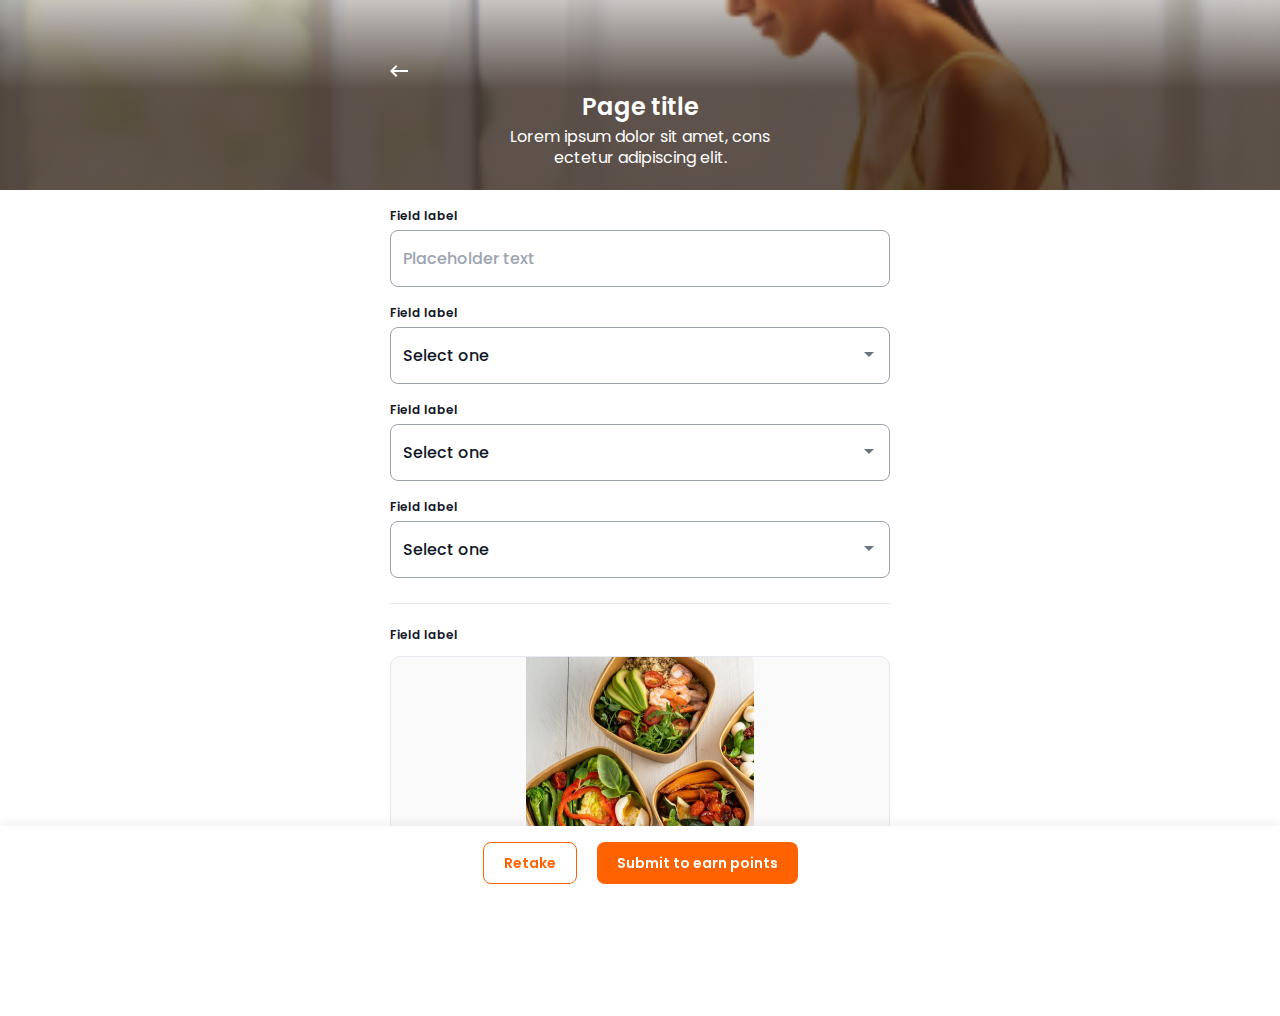
<file: submission-filled.html>
<!DOCTYPE html>
<html lang="en">

<head>
  <meta charset="UTF-8">
  <meta name="viewport" content="width=device-width, initial-scale=1.0">

  <!-- ===== CSS ===== -->
  <link rel="stylesheet" href="assets/css/nice-select.css" />
  <link rel="stylesheet" href="assets/css/styles.css" />

  <title>Amby - Mobile Front End</title>
</head>

<body>

  <div class="page submission">
    <div class="page-overly"></div>

    <div class="page_top_shape">
      <img src="./assets/images/icons/page-left-top.svg" alt="" class="left">
      <img src="./assets/images/icons/page-right-top.svg" alt="" class="right">
    </div>

    <!-- page header -->
    <div class="page_header" data-background="./assets/images/submission/page-header.jpg">
      <div class="container">
        <div class="row">
          <div class="col">
            <div class="page_navigation">
              <div class="return_page">
                <button>
                  <img src="./assets/images/icons/arrow-left.svg" alt="">
                </button>
              </div>
            </div>
            <div class="navigation_content text-center">
              <h2 class="title">Page title</h2>
              <p class="desc">Lorem ipsum dolor sit amet, cons ectetur adipiscing elit.</p>
            </div>
          </div>
        </div>
      </div>
    </div>



    <!-- toolbar -->
    <div class="toolbar">
      <div class="toolbar_inner">
        <a href="#" class="secondary-btn">Retake</a>
        <a href="#" class="primary-btn">Submit to earn points</a>
      </div>
    </div>


    <div class="submission_section">
      <div class="container">
        <div class="row">
          <div class="col">
            <form action="#" class="submission_form">
              <div class="form_group">
                <label for="text">Field label</label>
                <input type="text" name="text" id="text" placeholder="Placeholder text" autocomplete="off">
              </div>

              <div class="form_group">
                <label for="select-one">Field label</label>
                <select name="select-one" id="select-one">
                  <option value="1">Select one</option>
                  <option value="2">Select two</option>
                  <option value="3">Select three</option>
                  <option value="4">Select four</option>
                </select>
              </div>

              <div class="form_group">
                <label for="select-two">Field label</label>
                <select name="select-two" id="select-two">
                  <option value="1">Select one</option>
                  <option value="2">Select two</option>
                  <option value="3">Select three</option>
                  <option value="4">Select four</option>
                </select>
              </div>

              <div class="form_group">
                <label for="select-three">Field label</label>
                <select name="select-three" id="select-three">
                  <option value="1">Select one</option>
                  <option value="2">Select two</option>
                  <option value="3">Select three</option>
                  <option value="4">Select four</option>
                </select>
              </div>

              <div class="form_photo_group">
                <label for="photo">Field label</label>

                <div class="form_photos">
                  <div class="uploaded_photo">
                    <img src="./assets/images/submission/uploaded.jpg" alt="">
                  </div>
                </div>
              </div>
            </form>
          </div>
        </div>
      </div>
    </div>

  </div>


  <!-- JS Files -->
  <script src="./assets/js/jquery.min.js"></script>
  <script src="./assets/js/nice-select.js"></script>
  <script src="./assets/js/main.js"></script>
</body>

</html>
</file>
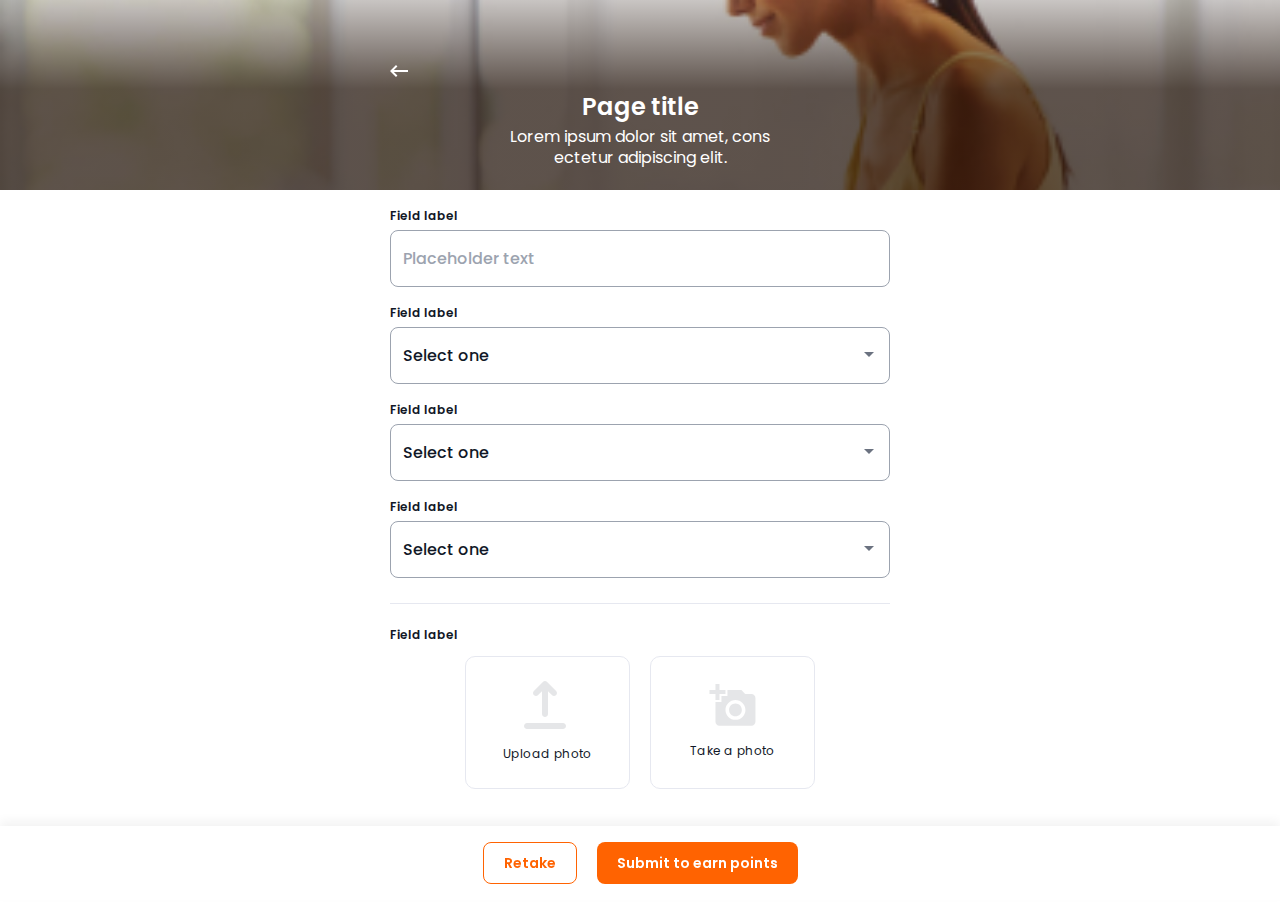
<file: submission.html>
<!DOCTYPE html>
<html lang="en">

<head>
  <meta charset="UTF-8">
  <meta name="viewport" content="width=device-width, initial-scale=1.0">

  <!-- ===== CSS ===== -->
  <link rel="stylesheet" href="assets/css/nice-select.css" />
  <link rel="stylesheet" href="assets/css/styles.css" />

  <title>Amby - Mobile Front End</title>
</head>

<body>

  <div class="page submission">
    <div class="page-overly"></div>

    <div class="page_top_shape">
      <img src="./assets/images/icons/page-left-top.svg" alt="" class="left">
      <img src="./assets/images/icons/page-right-top.svg" alt="" class="right">
    </div>

    <!-- page header -->
    <div class="page_header" data-background="./assets/images/submission/page-header.jpg">
      <div class="container">
        <div class="row">
          <div class="col">
            <div class="page_navigation">
              <div class="return_page">
                <button>
                  <img src="./assets/images/icons/arrow-left.svg" alt="">
                </button>
              </div>
            </div>
            <div class="navigation_content text-center">
              <h2 class="title">Page title</h2>
              <p class="desc">Lorem ipsum dolor sit amet, cons ectetur adipiscing elit.</p>
            </div>
          </div>
        </div>
      </div>
    </div>



    <!-- toolbar -->
    <div class="toolbar">
      <div class="toolbar_inner">
        <a href="#" class="secondary-btn">Retake</a>
        <a href="#" class="primary-btn">Submit to earn points</a>
      </div>
    </div>


    <div class="submission_section">
      <div class="container">
        <div class="row">
          <div class="col">
            <form action="#" class="submission_form">
              <div class="form_group">
                <label for="text">Field label</label>
                <input type="text" name="text" id="text" placeholder="Placeholder text" autocomplete="off">
              </div>

              <div class="form_group">
                <label for="select-one">Field label</label>
                <select name="select-one" id="select-one">
                  <option value="1">Select one</option>
                  <option value="2">Select two</option>
                  <option value="3">Select three</option>
                  <option value="4">Select four</option>
                </select>
              </div>

              <div class="form_group">
                <label for="select-two">Field label</label>
                <select name="select-two" id="select-two">
                  <option value="1">Select one</option>
                  <option value="2">Select two</option>
                  <option value="3">Select three</option>
                  <option value="4">Select four</option>
                </select>
              </div>

              <div class="form_group">
                <label for="select-three">Field label</label>
                <select name="select-three" id="select-three">
                  <option value="1">Select one</option>
                  <option value="2">Select two</option>
                  <option value="3">Select three</option>
                  <option value="4">Select four</option>
                </select>
              </div>

              <div class="form_photo_group">
                <label for="photo">Field label</label>

                <div class="form_photos">
                  <div class="photo_upload">
                    <div class="icon"><img src="./assets/images/icons/upload.svg" alt=""></div>
                    <span class="text">Upload photo</span>
                  </div>
                  <div class="photo_take">
                    <div class="icon"><img src="./assets/images/icons/take.svg" alt=""></div>
                    <span class="text">Take a photo</span>
                  </div>
                </div>
              </div>
            </form>
          </div>
        </div>
      </div>
    </div>

  </div>


  <!-- JS Files -->
  <script src="./assets/js/jquery.min.js"></script>
  <script src="./assets/js/nice-select.js"></script>
  <script src="./assets/js/main.js"></script>
</body>

</html>
</file>
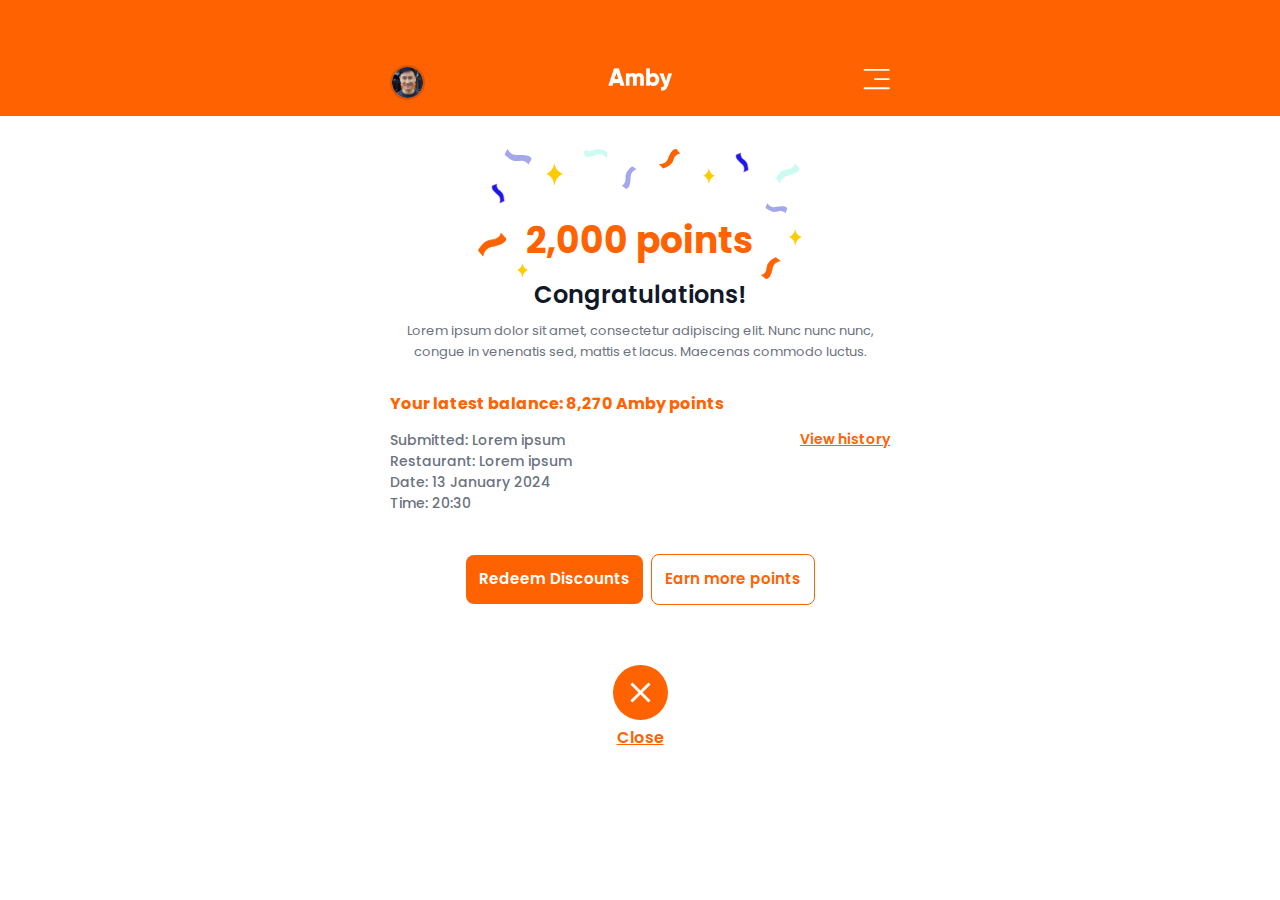
<file: thank-you.html>
<!DOCTYPE html>
<html lang="en">

<head>
  <meta charset="UTF-8">
  <meta name="viewport" content="width=device-width, initial-scale=1.0">

  <!-- ===== CSS ===== -->
  <link rel="stylesheet" href="assets/css/styles.css" />

  <title>Amby - Mobile Front End</title>
</head>

<body>

  <div class="page thank-you">
    <div class="page-overly"></div>

    <div class="page_top_shape">
      <img src="./assets/images/icons/page-left-top.svg" alt="" class="left">
      <img src="./assets/images/icons/page-right-top.svg" alt="" class="right">
    </div>

    <header class="header">
      <!-- page header -->
      <div class="page_header">
        <div class="container">
          <div class="row">
            <div class="col">
              <div class="page_navigation">
                <div class="user_img">
                  <img src="./assets/images/user/user-img.png" alt="">
                </div>
                <div class="app_logo">
                  <a href="index.html" class="logo"><img src="./assets/images/logo/logo.png" alt=""></a>
                </div>
                <div class="menu_bar">
                  <button><img src="./assets/images/icons/menu-bar.svg" alt=""></button>
                </div>
              </div>
            </div>
          </div>
        </div>
      </div>

      <div class="hamburger_menu">
        <div class="top_area">
          <div class="mobile_menu_heading">
            <span>MENU</span>
          </div>

          <div class="close_icon">
            <button><img src="./assets/images/icons/menu-close.svg" alt=""></button>
          </div>
        </div>

        <div class="main_menu">
          <nav class="mean-nav">
            <ul>
              <li><a href="#">Home</a></li>
              <li class="dropdown"><a href="#">Page 1</a>
                <ul>
                  <li><a href="#">Link 1</a></li>
                  <li><a href="#">Link 2</a></li>
                  <li><a href="#">Link 3</a></li>
                  <li><a href="#">Link 4</a></li>
                </ul>
              </li>
              <li><a href="#">Page 2</a></li>
              <li><a href="#">Page 3</a></li>
              <li><a href="#">Page 4</a></li>
              <li><a href="#">Page 5</a></li>
            </ul>
          </nav>
        </div>
      </div>

    </header>

    <div class="thank_you_section">
      <div class="container">
        <div class="row">
          <div class="col">
            <div class="welcome_points">
              <h2 class="title">2,000 points</h2>
            </div>

            <div class="welcome_content">
              <h2 class="title">Congratulations!</h2>
              <p class="desc">Lorem ipsum dolor sit amet, consectetur adipiscing elit. Nunc nunc nunc, congue in
                venenatis sed, mattis et lacus. Maecenas commodo luctus.</p>
            </div>

            <div class="history_content">
              <h5 class="title">Your latest balance: 8,270 Amby points</h5>
              <div class="history_info">
                <ul class="info_list">
                  <li>Submitted: Lorem ipsum </li>
                  <li>Restaurant: Lorem ipsum </li>
                  <li>Date: 13 January 2024</li>
                  <li>Time: 20:30</li>
                </ul>
                <a href="#" class="inline-btn">View history</a>
              </div>
            </div>

            <div class="thank_you_buttons">
              <a href="#" class="primary-btn">Redeem Discounts</a>
              <a href="#" class="secondary-btn">Earn more points</a>
            </div>

            <div class="thank_you_close">
              <div class="close_icon">
                <img src="./assets/images/icons/close-btn.svg" alt="">
              </div>
              <span class="text">Close</span>
            </div>
          </div>
        </div>
      </div>
    </div>
  </div>


  <!-- JS Files -->
  <script src="./assets/js/jquery.min.js"></script>
  <script src="./assets/js/main.js"></script>
</body>

</html>
</file>
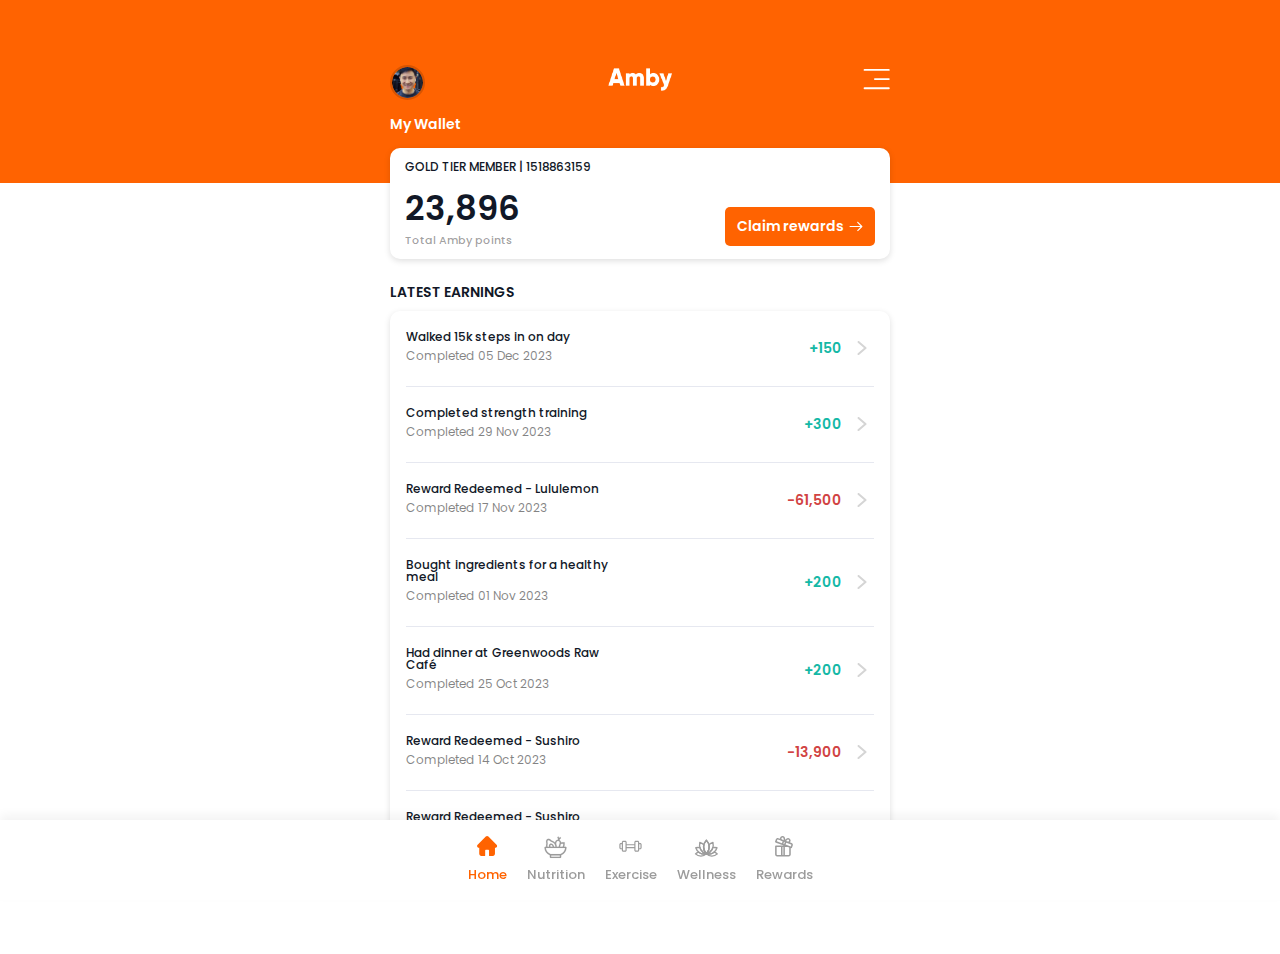
<file: wallet.html>
<!DOCTYPE html>
<html lang="en">

<head>
  <meta charset="UTF-8">
  <meta name="viewport" content="width=device-width, initial-scale=1.0">

  <!-- ===== CSS ===== -->
  <link rel="stylesheet" href="assets/css/styles.css" />

  <title>Amby - Mobile Front End</title>
</head>

<body>

  <div class="page wallet">
    <div class="page-overly"></div>

    <div class="page_top_shape">
      <img src="./assets/images/icons/page-left-top.svg" alt="" class="left">
      <img src="./assets/images/icons/page-right-top.svg" alt="" class="right">
    </div>

    <header class="header">
      <!-- page header -->
      <div class="page_header">
        <div class="container">
          <div class="row">
            <div class="col">
              <div class="page_navigation">
                <div class="user_img">
                  <img src="./assets/images/user/user-img.png" alt="">
                </div>
                <div class="app_logo">
                  <a href="index.html" class="logo"><img src="./assets/images/logo/logo.png" alt=""></a>
                </div>
                <div class="menu_bar">
                  <button><img src="./assets/images/icons/menu-bar.svg" alt=""></button>
                </div>
              </div>
              <div class="navigation_content">
                <h6 class="title">My Wallet</h6>
              </div>
            </div>
          </div>
        </div>
      </div>

      <div class="hamburger_menu">
        <div class="top_area">
          <div class="mobile_menu_heading">
            <span>MENU</span>
          </div>

          <div class="close_icon">
            <button><img src="./assets/images/icons/menu-close.svg" alt=""></button>
          </div>
        </div>

        <div class="main_menu">
          <nav class="mean-nav">
            <ul>
              <li><a href="#">Home</a></li>
              <li class="dropdown"><a href="#">Page 1</a>
                <ul>
                  <li><a href="#">Link 1</a></li>
                  <li><a href="#">Link 2</a></li>
                  <li><a href="#">Link 3</a></li>
                  <li><a href="#">Link 4</a></li>
                </ul>
              </li>
              <li><a href="#">Page 2</a></li>
              <li><a href="#">Page 3</a></li>
              <li><a href="#">Page 4</a></li>
              <li><a href="#">Page 5</a></li>
            </ul>
          </nav>
        </div>
      </div>

      <!-- reward box -->
      <div class="reward_box">
        <div class="container">
          <div class="row">
            <div class="col">
              <div class="reward_box_inner">
                <div class="member_id">
                  <span class="id">GOLD tier member | 1518863159</span>
                  <!-- <a href="#" class="inline-btn">View wallet</a> -->
                </div>
                <div class="total_points">
                  <h1 class="point">23,896 <span>Total Amby points</span></h1>
                  <a href="#" class="primary-btn">Claim rewards <img src="./assets/images/icons/arrow-right.svg"
                      alt=""></a>
                </div>
              </div>
            </div>
          </div>
        </div>
      </div>
    </header>

    <!-- toolbar -->
    <div class="toolbar">
      <div class="toolbar_inner">
        <div class="toolbar_item active">
          <div class="icon">
            <img class="stock" src="./assets/images/icons/home.svg" alt="">
            <img class="fill" src="./assets/images/icons/home-fill.svg" alt="">
          </div>
          <span class="title">Home</span>
        </div>
        <div class="toolbar_item">
          <div class="icon">
            <img class="stock" src="./assets/images/icons/nutrition.svg" alt="">
            <img class="fill" src="./assets/images/icons/nutrition-fill.svg" alt="">
          </div>
          <span class="title">Nutrition</span>
        </div>
        <div class="toolbar_item">
          <div class="icon">
            <img class="stock" src="./assets/images/icons/exercise.svg" alt="">
            <img class="fill" src="./assets/images/icons/exercise-fill.svg" alt="">
          </div>
          <span class="title">Exercise</span>
        </div>
        <div class="toolbar_item">
          <div class="icon">
            <img class="stock" src="./assets/images/icons/wellness.svg" alt="">
            <img class="fill" src="./assets/images/icons/wellness-fill.svg" alt="">
          </div>
          <span class="title">Wellness</span>
        </div>
        <div class="toolbar_item">
          <div class="icon">
            <img class="stock" src="./assets/images/icons/rewards.svg" alt="">
            <img class="fill" src="./assets/images/icons/rewards-fill.svg" alt="">
          </div>
          <span class="title">Rewards</span>
        </div>
      </div>
    </div>

    <!-- latest earnings -->
    <div class="latest_earnings white-bg">
      <div class="container">
        <div class="row">
          <div class="col">
            <div class="section_title">
              <h6 class="title">Latest earnings</h6>
            </div>
          </div>
        </div>
        <div class="row">
          <div class="col">
            <div class="earnings_statistics">
              <ul class="statistics_list">
                <li>
                  <div class="statistics_content">
                    <h6 class="title">Walked 15k steps in on day</h6>
                    <span class="date">Completed 05 Dec 2023</span>
                  </div>
                  <div class="statistics_points">+150</div>
                  <div class="statistics_arrow"><img src="./assets/images/icons/next-arrow.svg" alt=""></div>
                </li>
                <li>
                  <div class="statistics_content">
                    <h6 class="title">Completed strength training</h6>
                    <span class="date">Completed 29 Nov 2023</span>
                  </div>
                  <div class="statistics_points">+300</div>
                  <div class="statistics_arrow"><img src="./assets/images/icons/next-arrow.svg" alt=""></div>
                </li>
                <li>
                  <div class="statistics_content">
                    <h6 class="title">Reward Redeemed - Lululemon</h6>
                    <span class="date">Completed 17 Nov 2023</span>
                  </div>
                  <div class="statistics_points redeemed">-61,500</div>
                  <div class="statistics_arrow"><img src="./assets/images/icons/next-arrow.svg" alt=""></div>
                </li>
                <li>
                  <div class="statistics_content">
                    <h6 class="title">Bought ingredients for a healthy meal</h6>
                    <span class="date">Completed 01 Nov 2023</span>
                  </div>
                  <div class="statistics_points">+200</div>
                  <div class="statistics_arrow"><img src="./assets/images/icons/next-arrow.svg" alt=""></div>
                </li>
                <li>
                  <div class="statistics_content">
                    <h6 class="title">Had dinner at Greenwoods Raw Café</h6>
                    <span class="date">Completed 25 Oct 2023</span>
                  </div>
                  <div class="statistics_points">+200</div>
                  <div class="statistics_arrow"><img src="./assets/images/icons/next-arrow.svg" alt=""></div>
                </li>
                <li>
                  <div class="statistics_content">
                    <h6 class="title">Reward Redeemed - Sushiro</h6>
                    <span class="date">Completed 14 Oct 2023</span>
                  </div>
                  <div class="statistics_points redeemed">-13,900</div>
                  <div class="statistics_arrow"><img src="./assets/images/icons/next-arrow.svg" alt=""></div>
                </li>
                <li>
                  <div class="statistics_content">
                    <h6 class="title">Reward Redeemed - Sushiro</h6>
                    <span class="date">Completed 14 Oct 2023</span>
                  </div>
                  <div class="statistics_points redeemed">-13,900</div>
                  <div class="statistics_arrow"><img src="./assets/images/icons/next-arrow.svg" alt=""></div>
                </li>
              </ul>
            </div>
          </div>
        </div>
      </div>
    </div>

  </div>


  <!-- JS Files -->
  <script src="./assets/js/jquery.min.js"></script>
  <script src="./assets/js/main.js"></script>
</body>

</html>
</file>
<file: assets/css/styles.css>
/*===== GOOGLE FONTS =====*/
@import url("https://fonts.googleapis.com/css2?family=Poppins:wght@300;400;500;600;700;800;900&display=swap");

/*===== VARIABLES CSS =====*/
:root {
	/*===== Colors =====*/
	--color-white: #ffffff;
	--color-black: #111827;
	--color-primary: #ff6301;
	--color-text-primary: #111827;
	--color-text-secondary: #6b7280;
	--color-placeholder: #9ca3af;
	--color-border: #9ca3af;
	--color-border-2: #e6e8f0;
	--color-red: #ee1d1d;

	/*===== Font and typography =====*/
	--body-font: "Poppins", sans-serif;

	/*===== Font weight =====*/
	--font-light: 300;
	--font-normal: 400;
	--font-medium: 500;
	--font-semi-bold: 600;
	--font-bold: 700;
	--font-black: 800;
}

/*===== BASE =====*/
*,
::before,
::after {
	box-sizing: border-box;
}

html {
	scroll-behavior: smooth;
}

body {
	font-family: var(--body-font);
	font-size: 14px;
	font-weight: var(--font-normal);
	background-color: var(--color-white);
	color: var(--color-text-secondary);
	line-height: 1.5;
	margin: 0;
}

h1,
h2,
h3,
h4,
h5,
h6,
ul,
p {
	margin: 0 0 15px 0;
}

h1,
h2,
h3,
h4,
h5,
h6 {
	font-weight: var(--font-semi-bold);
	color: var(--color-text-primary);
	line-height: 1.2;
}
h1 a,
h2 a,
h3 a,
h4 a,
h5 a,
h6 a {
	font-weight: inherit;
	color: inherit;
	line-height: inherit;
	font-size: inherit;
}

h1 {
	font-size: 28px;
}
h2 {
	font-size: 24px;
}
h3 {
	font-size: 22px;
}
h4 {
	font-size: 20px;
}
h5 {
	font-size: 16px;
}
h6 {
	font-size: 14px;
}

ul {
	padding: 0;
	margin: 0;
	list-style: none;
}

a {
	text-decoration: none;
	color: var(--color-primary);
	-webkit-tap-highlight-color: rgba(255, 255, 255, 0);
}
* {
	outline: none;
}

img {
	max-width: 100%;
	height: auto;
	display: block;
}

/*===== LAYOUT =====*/
.container {
	max-width: 540px;
	width: 100%;
	margin-left: auto;
	margin-right: auto;
	padding-left: 20px;
	padding-right: 20px;
}
.row {
	margin-left: -20px;
	margin-right: -20px;
}
.col {
	padding-left: 20px;
	padding-right: 20px;
}
.text-center {
	text-align: center;
}
.text-start {
	text-align: left;
}
.text-end {
	text-align: right;
}

/* default CSS */
label {
	display: block;
	font-size: 12px;
	line-height: 1;
	color: var(--color-text-primary);
	font-weight: var(--font-semi-bold);
	margin-bottom: 4px;
}
label a {
	color: #b24501;
}

select,
.nice-select,
input:not([type="submit"]):not([type="radio"]):not([type="checkbox"]),
textarea {
	border: 1px solid var(--color-border);
	width: 100%;
	height: auto;
	outline: none;
	background-color: var(--color-white);
	border-radius: 8px;
	font-size: 16px;
	line-height: 1;
	font-family: var(--body-font);
	font-weight: var(--font-medium);
	color: var(--color-text-primary);
	padding: 15px 12px;
	float: unset;
}
.nice-select {
	height: 57px;
	display: inline-flex;
	align-items: center;
}
.nice-select:after {
	border-top: 5px solid var(--color-text-secondary);
	border-right: 5px solid transparent;
	border-left: 5px solid transparent;
	border-bottom: none;
	transform: rotate(0);
	right: 15px;
}
.nice-select.open:after {
	transform: rotate(-180deg);
}
.nice-select .list {
	width: 100%;
}
input[type="checkbox"] {
	display: inline-block;
	margin: 0;
}
input[type="checkbox"] + label {
	margin-bottom: 0;
	display: inline-block;
	font-size: 14px;
}

::-webkit-input-placeholder {
	color: var(--color-placeholder);
	opacity: 1;
	-webkit-transition: opacity 0.5s;
	transition: opacity 0.5s;
}
:-moz-placeholder {
	color: var(--color-placeholder);
	opacity: 1;
	-moz-transition: opacity 0.5s;
	transition: opacity 0.5s;
}
::-moz-placeholder {
	color: var(--color-placeholder);
	opacity: 1;
	-moz-transition: opacity 0.5s;
	transition: opacity 0.5s;
}

:-ms-input-placeholder {
	color: var(--color-placeholder);
	opacity: 1;
	-ms-transition: opacity 0.5s;
	transition: opacity 0.5s;
}

::placeholder {
	color: var(--color-placeholder);
	opacity: 1;
	transition: opacity 0.5s;
}
*:focus::-webkit-input-placeholder {
	opacity: 0;
}
*:focus:-moz-placeholder {
	opacity: 0;
}
*:focus::-moz-placeholder {
	opacity: 0;
}
*:focus:-ms-input-placeholder {
	opacity: 0;
}
*:focus::placeholder {
	opacity: 0;
}

label.error {
	color: var(--color-red);
	font-weight: var(--font-medium);
	margin-bottom: 0;
	position: relative;
	line-height: 18px;
	z-index: 1;
	padding-left: 18px;
	margin-top: 15px;
}
label.error::before {
	content: "";
	position: absolute;
	left: 0;
	top: 3px;
	width: 12px;
	height: 12px;
	background-image: url(../images/icons/close.svg);
	background-size: cover;
	background-repeat: no-repeat;
	background-position: center;
}
.secondary-btn,
.primary-btn {
	display: inline-flex;
	align-items: center;
	justify-content: center;
	overflow: hidden;
	position: relative;
	transition: 0.5s ease;
	z-index: 1;
	font-size: 15px;
	color: var(--color-white);
	font-family: var(--body-font);
	font-weight: var(--font-semi-bold);
	padding: 13px 13px;
	border: none;
	border-radius: 8px;
	background-color: var(--color-primary);
}
.secondary-btn {
	background-color: transparent;
	border: 1px solid var(--color-primary);
	color: var(--color-primary);
}
.inline-btn {
	position: relative;
	display: inline-block;
	font-size: 12px;
	font-family: var(--body-font);
	font-weight: var(--font-semi-bold);
	line-height: 1;
	text-decoration: underline;
	color: var(--color-primary);
}

.section_title {
	display: flex;
	flex-wrap: wrap;
	align-items: center;
	justify-content: space-between;
	gap: 15px;
	padding-bottom: 8px;
}
.section_title .title {
	text-transform: uppercase;
	margin-bottom: 0;
}
.section_title .inline-btn {
	font-size: 14px;
	text-decoration: none;
	font-weight: var(--font-medium);
}

/**----------------------------------------
START: Header
----------------------------------------*/

@-webkit-keyframes bounceInDown {
	0% {
		opacity: 0;
		-webkit-transform: translateY(-2000px);
	}
	60% {
		opacity: 1;
		-webkit-transform: translateY(0px);
	}
	80% {
		-webkit-transform: translateY(-10px);
	}
	100% {
		-webkit-transform: translateY(0);
	}
}

@keyframes bounceInDown {
	0% {
		opacity: 0;
		-webkit-transform: translateY(-2000px);
		transform: translateY(-2000px);
	}
	60% {
		opacity: 1;
		-webkit-transform: translateY(0px);
		transform: translateY(0px);
	}
	80% {
		-webkit-transform: translateY(-10px);
		transform: translateY(-10px);
	}
	100% {
		-webkit-transform: translateY(0);
		transform: translateY(0);
	}
}
@-webkit-keyframes bounceInUp {
	0%,
	10%,
	35%,
	50%,
	to {
		-webkit-animation-timing-function: cubic-bezier(0.215, 0.61, 0.355, 1);
		animation-timing-function: cubic-bezier(0.215, 0.61, 0.355, 1);
	}
	10% {
		-webkit-transform: translate3d(0, 0px, 0);
		transform: translate3d(0, 0px, 0);
	}
	35% {
		-webkit-transform: translate3d(0, -10px, 0);
		transform: translate3d(0, -10px, 0);
	}
	50% {
		-webkit-transform: translate3d(0, 2px, 0);
		transform: translate3d(0, 2px, 0);
	}
	80% {
		-webkit-transform: translate3d(0, -90px, 0);
		transform: translate3d(0, -90px, 0);
	}
	to {
		-webkit-transform: translate3d(0, -3000px, 0);
		transform: translate3d(0, -3000px, 0);
	}
}
@keyframes bounceInUp {
	0%,
	10%,
	35%,
	50%,
	to {
		-webkit-animation-timing-function: cubic-bezier(0.215, 0.61, 0.355, 1);
		animation-timing-function: cubic-bezier(0.215, 0.61, 0.355, 1);
	}
	10% {
		-webkit-transform: translate3d(0, 0px, 0);
		transform: translate3d(0, 0px, 0);
	}
	35% {
		-webkit-transform: translate3d(0, -10px, 0);
		transform: translate3d(0, -10px, 0);
	}
	50% {
		-webkit-transform: translate3d(0, 2px, 0);
		transform: translate3d(0, 2px, 0);
	}
	80% {
		-webkit-transform: translate3d(0, -90px, 0);
		transform: translate3d(0, -90px, 0);
	}
	to {
		-webkit-transform: translate3d(0, -3000px, 0);
		transform: translate3d(0, -3000px, 0);
	}
}
header.header-2 {
	width: 100%;
	position: fixed;
	top: -88px;
	left: 0;
	z-index: 99;
	opacity: 0;
	-webkit-transition: 0.3s;
	-o-transition: 0.3s;
	transition: 0.3s;
	background-color: var(--color-primary);
}
header.header-2.sticky {
	top: 0;
	opacity: 1;
	-webkit-animation: bounceInDown 1s;
	animation: bounceInDown 1s;
	-webkit-animation-duration: 1s;
	animation-duration: 1s;
	-webkit-animation-fill-mode: both;
	animation-fill-mode: both;
}
header.header-2.sticky-out {
	top: 0;
	opacity: 1;
	-webkit-animation: bounceInUp 1s;
	animation: bounceInUp 1s;
	-webkit-animation-duration: 1s;
	animation-duration: 1s;
	-webkit-animation-fill-mode: forwards;
	animation-fill-mode: forwards;
}
.header-2.sticky-out .page_header,
.header-2.sticky .page_header {
	margin-top: 20px;
}
.header-2.sticky-out .reward_box,
.header-2.sticky .reward_box {
	box-shadow: 0px 2px 6px 0px rgba(0, 0, 0, 0.13);
	height: 95px;
}
/* !END: Header */

/**----------------------------------------
START: Page Header
----------------------------------------*/
.page {
	min-height: 100vh;
	padding-bottom: 78px;
	position: relative;
	z-index: 1;
}
.page .page_header {
	padding-top: 65px;
}
.page .white-bg {
	background-color: var(--color-white);
	padding-bottom: 10px;
}
.page .page_top_shape .left,
.page .page_top_shape .right,
.page .page_bottom_shape .left,
.page .page_bottom_shape .right {
	position: absolute;
	z-index: -1;
	opacity: 0.1;
}
.page .page_top_shape .right {
	max-width: 107px;
	width: 100%;
	top: 45px;
	right: 0;
}
.page .page_top_shape .left {
	max-width: 112px;
	width: 100%;
	top: 165px;
	left: 0;
}
.page .page_bottom_shape .right {
	max-width: 145px;
	width: 100%;
	top: 625px;
	right: 0;
}
.page .page_bottom_shape .left {
	max-width: 123px;
	width: 100%;
	top: 659px;
	left: 0;
}
.app_logo .logo {
	display: inline-block;
	max-width: 107px;
	width: 100%;
	margin-left: auto;
	margin-right: auto;
}
.header_content {
	font-size: 18px;
	font-weight: var(--font-medium);
	color: var(--color-white);
}
.header_content p:last-child {
	margin-bottom: 0;
}
.login-page .page_header,
.register-page .page_header {
	margin-bottom: 33px;
}

.page.wallet .page_header,
.page.home-page .page_header {
	padding-bottom: 50px;
	background-color: var(--color-primary);
}
.page_navigation {
	display: flex;
	flex-wrap: wrap;
	align-items: center;
	justify-content: space-between;
	gap: 20px;
	padding-bottom: 16px;
}
.page_navigation .user_img {
	width: 35px;
	height: 35px;
	border-radius: 50%;
	border: 2px solid rgba(0, 0, 0, 0.15);
}
.page_navigation .user_img img {
	width: 100%;
	height: 100%;
	object-fit: cover;
	border-radius: 50%;
}
.page_navigation .menu_bar {
	width: 35px;
}
.page_navigation .menu_bar button {
	display: inline-flex;
	width: 100%;
	align-items: center;
	justify-content: end;
	border: none;
	background-color: transparent;
	padding: 0;
}
.page_navigation .app_logo {
	max-width: 65px;
	width: 100%;
}
.navigation_content .title {
	margin-bottom: 0;
	color: var(--color-white);
}
.navigation_content .desc {
	margin-bottom: 0;
	margin-top: 5px;
	font-size: 16px;
	line-height: 20.8px;
	color: var(--color-white);
	max-width: 320px;
	width: 100%;
	margin-left: auto;
	margin-right: auto;
}
.page_navigation .return_page button {
	border: none;
	padding: 0;
	background: transparent;
	display: flex;
	align-items: center;
	gap: 6px;
	font-size: 16px;
	line-height: 24px;
	font-weight: var(--font-medium);
	color: var(--color-white);
}
.page-overly {
	position: absolute;
	left: 0;
	top: 0;
	width: 100%;
	height: 100%;
	background-color: var(--color-black);
	z-index: 100;
	transition: 0.3s;
	opacity: 0;
	visibility: hidden;
}
.page-overly.open {
	visibility: visible;
	opacity: 0.5;
}
.hamburger_menu {
	position: fixed;
	max-width: 280px;
	width: 100%;
	height: 100%;
	top: 0;
	right: 0;
	z-index: 999;
	overflow-y: scroll;
	background-color: var(--color-white);
	padding: 40px 30px;
	transform: translateX(100%);
	transition: 0.3s;
}
.hamburger_menu.open {
	transform: translateX(0);
}
.hamburger_menu .top_area {
	display: flex;
	align-items: center;
	gap: 20px;
	justify-content: space-between;
	margin-bottom: 27px;
}
.hamburger_menu .top_area .mobile_menu_heading {
	display: block;
	font-size: 16px;
	line-height: 30px;
	font-weight: var(--font-bold);
	color: var(--color-primary);
}
.hamburger_menu .top_area .close_icon {
	max-width: 28px;
	width: 100%;
}
.hamburger_menu .top_area .close_icon button {
	border: none;
	background-color: transparent;
	padding: 0;
}
.hamburger_menu .top_area {
	display: flex;
	align-items: center;
	gap: 20px;
	justify-content: space-between;
	margin-bottom: 27px;
}
.hamburger_menu .top_area .mobile_menu_heading {
	display: block;
	font-size: 16px;
	line-height: 30px;
	font-weight: var(--font-bold);
	color: var(--color-primary);
}
.hamburger_menu .top_area .close_icon {
	max-width: 28px;
	width: 100%;
}
.hamburger_menu .main_menu li a {
	display: block;
	font-size: 18px;
	line-height: 34.2px;
	font-weight: var(--font-medium);
	color: var(--color-text-primary);
}
.hamburger_menu .main_menu li:not(:last-child) {
	margin-bottom: 16px;
}
.hamburger_menu .main_menu li > ul {
	padding-left: 10px;
	padding-top: 6px;
	display: none;
}
.hamburger_menu .main_menu li > ul > li > a {
	line-height: 27px;
	color: #777777;
}
/* !END: Page Header */

/**----------------------------------------
START: Toolbar 
----------------------------------------*/
.toolbar {
	position: fixed;
	bottom: 0;
	left: 0;
	width: 100%;
	z-index: 99;
	overflow: hidden;

	background-color: var(--color-white);
	box-shadow: 0px -5px 10px 0px rgba(0, 0, 0, 0.05);
	padding: 16px 18px;
}
.toolbar .toolbar_inner {
	display: flex;
	justify-content: center;
	gap: 20px;
}
.toolbar .toolbar_inner .toolbar_item {
	display: inline-flex;
	flex-direction: column;
	align-items: center;
	justify-content: space-between;
	cursor: pointer;
}
.toolbar .toolbar_inner .toolbar_item .icon {
	max-width: 24px;
	margin-bottom: 5px;
}
.toolbar .toolbar_inner .toolbar_item.active .icon .stock,
.toolbar .toolbar_inner .toolbar_item .icon .fill {
	display: none;
}
.toolbar .toolbar_inner .toolbar_item .icon .stock,
.toolbar .toolbar_inner .toolbar_item.active .fill {
	display: block;
}
.toolbar .toolbar_inner .toolbar_item .title {
	display: block;
	font-size: 13px;
	font-family: var(--body-font);
	font-weight: var(--font-medium);
	color: #9c9c9c;
	transition: 0.4s;
}
.toolbar .toolbar_inner .toolbar_item.active .title {
	color: var(--color-primary);
}
.toolbar .toolbar_inner .primary-btn,
.toolbar .toolbar_inner .secondary-btn {
	font-size: 14px;
	line-height: 1;
	padding: 13px 20px;
}

/* !END: Toolbar */

/**----------------------------------------
START: Login Register Form
----------------------------------------*/
.page.login-page {
	padding-bottom: 40px;
	background-color: var(--color-primary);
}
.page.login-page .page_header {
	padding-top: 80px;
}
.login_register_form {
	background-color: var(--color-white);
	padding: 32px 25px;
	border-radius: 8px;
}
.login_register_form .form_title {
	margin-bottom: 16px;
}
.login_register_form .form_desc {
	margin-bottom: 24px;
}
.login_register_form .form_desc p:last-child {
	margin-bottom: 0;
}
.form_group {
	margin-bottom: 15px;
}
.form_group.checkbox {
	display: flex;
	align-items: start;
	gap: 8px;
}
.form_btn {
	margin-top: 20px;
}
.login_register_form .form_btn .primary-btn {
	width: 100%;
}
.login-page .app_domain {
	margin-top: 60px;
}
.app_domain .domain {
	text-transform: uppercase;
	color: var(--color-white);
	margin-bottom: 0;
}
.form_alternative {
	border-top: 1px solid var(--color-border-2);
	margin-top: 20px;
	padding-top: 21px;

	display: flex;
	align-items: center;
	flex-wrap: wrap;
	column-gap: 16px;
}
.form_alternative a {
	font-size: 14px;
	line-height: 1;
	position: relative;
	z-index: 1;
}
.form_alternative a::after {
	content: "";
	position: absolute;
	left: 0;
	bottom: -1px;
	width: 100%;
	height: 1px;
	background-color: var(--color-primary);
	opacity: 0.4;
}
.register_form .form_group {
	margin-bottom: 23px;
}
.register_form .form_group.checkbox {
	margin-top: 30px;
}
.register_form .form_group label.error {
	margin-top: 10px;
}
.register_form .form_btn {
	margin-top: 30px;
}
.page.register-page {
	padding-bottom: 50px;
	background-color: var(--color-primary);
}
.page.register-page .page_header {
	padding-top: 80px;
}
.register-page .app_domain {
	margin-top: 25px;
}
/* !END: Login Register Form */

/**----------------------------------------
START: Reward Box
----------------------------------------*/
.reward_box_inner {
	background-color: var(--color-white);
	border-radius: 10px;
	box-shadow: 0px 2px 6px 0px rgba(0, 0, 0, 0.13);
	padding: 13px 15px;
	position: relative;
	z-index: 2;
	top: -35px;
	margin-bottom: -19px;
}
.wallet .reward_box_inner {
	margin-bottom: -10px;
}
.reward_box_inner .member_id {
	display: flex;
	align-items: center;
	flex-wrap: wrap;
	gap: 15px;
	justify-content: space-between;
}
.reward_box_inner .member_id .id {
	display: inline-block;
	color: var(--color-black);
	font-weight: var(--font-medium);
	text-transform: uppercase;
	font-size: 12px;
	line-height: 1;
}
.reward_box_inner .total_points {
	display: flex;
	align-items: end;
	flex-wrap: wrap;
	gap: 15px;
	justify-content: space-between;
	margin-top: 18px;
}
.reward_box_inner .total_points .point {
	margin-bottom: 0;
	font-size: 34px;
	line-height: 1;
}
.reward_box_inner .total_points .point span {
	display: block;
	font-size: 11px;
	font-weight: var(--font-medium);
	color: rgba(7, 7, 7, 0.4);
	margin-top: 10px;
}
.reward_box_inner .total_points .primary-btn {
	font-size: 14px;
	gap: 5px;
	padding: 9px 12px;
	border-radius: 5px;
}
/* !END: Reward Box */

/**----------------------------------------
START: Countdown Section
----------------------------------------*/
.countdown_content {
	background-color: var(--color-primary);
	box-shadow: 0px 2px 6px 0px rgba(0, 0, 0, 0.13);
	border-radius: 10px;
	padding: 13px 15px;
	position: relative;
	z-index: 1;
}
.countdown_content::after {
	content: "";
	position: absolute;
	right: 10px;
	top: 0;
	max-width: 125px;
	width: 100%;
	height: 100%;
	background-image: url(../images/icons/countdown-heart.svg);
	background-repeat: no-repeat;
	background-size: cover;
}
.countdown_content .subtitle {
	display: block;
	font-size: 10px;
	text-transform: uppercase;
	color: var(--color-white);
	font-weight: var(--font-medium);
}
.countdown_content .title {
	margin-bottom: 0;
	font-weight: var(--font-bold);
	color: var(--color-white);
}
/* !END: Countdown Section */

/**----------------------------------------
START: Challenges Section
----------------------------------------*/
.challenges_section {
	padding-top: 20px;
	padding-bottom: 20px;
	overflow: hidden;
}
.challenges_section .challenges_wrapper .container {
	padding-right: 0;
}
.challenges_items {
	display: flex;
	gap: 10px;
	overflow-y: auto;
}
.challenges_items .challenges_item:last-child {
	margin-right: 20px;
}
.challenges_item {
	flex: 0 0 230px;
	max-width: 230px;
	width: 100%;
	overflow: hidden;
	position: relative;
	z-index: 1;
	padding-bottom: 5px;
}
.challenges_item .challenge_img {
	width: 100%;
	border-radius: 10px;
	position: relative;
	z-index: 1;
	overflow: hidden;
	margin-bottom: 10px;
}
.challenges_item .challenge_img img {
	width: 100%;
	height: 180px;
	object-fit: cover;
	border-radius: 10px;
}
.challenges_item .challenge_img::after {
	content: "";
	position: absolute;
	left: 0;
	bottom: 0;
	width: 100%;
	height: 100%;
	z-index: 1;
	background: linear-gradient(
		180deg,
		rgba(0, 0, 0, 0) 37.12%,
		rgba(0, 0, 0, 0) 54.44%,
		rgba(0, 0, 0, 0.52) 76.57%,
		rgba(0, 0, 0, 0.7) 99.48%
	);
}
.challenges_item .challenge_content .title {
	margin: 0;
}
.challenges_item .challenge_content .points {
	display: block;
	font-size: 12px;
	font-weight: var(--font-medium);
	color: var(--color-primary);
	margin-top: 5px;
}
.challenges_item .challenge_img .heart {
	position: absolute;
	max-width: 17px;
	width: 100%;
	height: auto;
	right: 15px;
	top: 15px;
	z-index: 2;
}
.challenges_item .challenge_img .heart img,
.challenges_item .challenge_img .category img {
	height: auto;
	width: auto;
}
.challenges_item .category {
	display: inline-flex;
	align-items: center;
	gap: 4px;
	background-color: #0eb059;
	color: var(--color-white);
	border-radius: 5px;
	padding: 6px;
	font-size: 12px;
	line-height: 1;
	font-weight: var(--font-normal);
	position: absolute;
	right: 10px;
	bottom: 10px;
	z-index: 2;
}
.challenges_item .challenge_img .end_text {
	display: inline-flex;
	border-radius: 5px;
	background: rgba(0, 0, 0, 0.5);
	color: var(--color-white);
	font-size: 10px;
	line-height: 1;
	font-weight: var(--font-normal);
	padding: 7px 4px;
	position: absolute;
	left: 10px;
	bottom: 10px;
	z-index: 2;
}
/* !END: Challenges Section */

/**----------------------------------------
START: Getting Rewards Section
----------------------------------------*/
.getting_rewards_section {
	padding-bottom: 20px;
	overflow: hidden;
}
.getting_rewards_wrapper .container {
	padding-right: 0;
}
.getting_rewards_items {
	display: flex;
	gap: 10px;
	overflow-y: auto;
}
.getting_rewards_items .getting_rewards_item:last-child {
	margin-right: 20px;
}
.getting_rewards_item {
	flex: 0 0 155px;
	max-width: 155px;
	background-color: var(--color-white);
	border-radius: 10px;
	overflow: hidden;
	box-shadow: 0px 2px 6px 0px rgba(0, 0, 0, 0.13);
	margin-bottom: 5px;
}
.getting_rewards_item .getting_reward_img {
	width: 100%;
}
.getting_rewards_item .getting_reward_img img {
	width: 100%;
	height: 80px;
	object-fit: cover;
}
.getting_rewards_item .getting_reward_content {
	padding: 10px 8px;
}
.getting_rewards_item .getting_reward_content .title {
	font-size: 13px;
	font-weight: var(--font-bold);
	margin: 0;
	line-height: 1;
}
.getting_rewards_item .getting_reward_content .subtitle {
	display: block;
	font-size: 10px;
	line-height: 15px;
	font-weight: var(--font-medium);
	color: var(--color-primary);
}
.getting_rewards_item .getting_reward_content .points {
	font-size: 10px;
	display: block;
	line-height: 15px;
	color: var(--color-text-primary);
	margin-top: 2px;
}
.getting_rewards_item .getting_reward_content .reward_meta {
	font-size: 8px;
	line-height: 1;
	color: rgba(7, 7, 7, 0.5);
	margin-top: 5px;
	display: flex;
	flex-wrap: wrap;
	align-items: center;
	gap: 3px;
}
.getting_rewards_item .getting_reward_content .reward_meta span {
	display: inline-block;
}
/* !END: Getting Rewards Section */

/**----------------------------------------
START: Wallet Page
----------------------------------------*/
.latest_earnings .section_title {
	padding-bottom: 10px;
}
.earnings_statistics {
	border-radius: 10px;
	background: var(--color-white);
	box-shadow: 0px 2px 6px 0px rgba(0, 0, 0, 0.13);
	padding: 0 16px;
}
.statistics_list li {
	width: 100%;
	padding-top: 20px;
	padding-bottom: 21px;
	display: flex;
	gap: 8px;
	align-items: center;
}
.statistics_list li:not(:last-child) {
	border-bottom: 1px solid var(--color-border-2);
}
.statistics_list li .statistics_content {
	max-width: 220px;
	width: 100%;
}
.statistics_list li .statistics_content .title {
	font-size: 12px;
	line-height: 1;
	font-weight: var(--font-medium);
	margin-bottom: 4px;
}
.statistics_list li .statistics_content .date {
	display: block;
	font-size: 12px;
	line-height: 18px;
	color: rgba(7, 7, 7, 0.5);
}
.statistics_list li .statistics_points {
	display: inline-block;
	font-size: 14px;
	line-height: 1;
	font-weight: var(--font-semi-bold);
	color: #14b8a6;
	margin-left: auto;
}
.statistics_list li .statistics_points.redeemed {
	color: #d14343;
}
.statistics_list li .statistics_arrow {
	max-width: 24px;
	width: 100%;
	height: 24px;
}
/* !END: Wallet Page */

/**----------------------------------------
START: Challenges Page
----------------------------------------*/
.page.challenges .page_header {
	padding-bottom: 23px;
	background-color: var(--color-primary);
}
.challenges .challenges_items {
	flex-wrap: wrap;
	column-gap: 14px;
	row-gap: 30px;
	overflow: hidden;
	justify-content: space-between;
}
.challenges .challenges_item {
	flex: auto;
	max-width: calc(50% - 7px);
	padding-bottom: 0;
}
.challenges .challenges_items .challenges_item:last-child {
	margin: 0;
}
.challenges .challenges_item .challenge_img {
	margin-bottom: 14px;
	box-shadow: 0px 2px 6px 0px rgba(0, 0, 0, 0.13);
}
.challenges .challenges_item .challenge_content .title {
	font-size: 16px;
	font-weight: var(--font-bold);
	line-height: 20.8px;
	margin-bottom: 10px;
}
.challenges .challenges_item .challenge_content .points {
	font-size: 16px;
	font-weight: var(--font-semi-bold);
	line-height: 1;
}
.challenges .challenges_item .challenge_content .challenge_meta {
	display: flex;
	flex-wrap: wrap;
	align-items: center;
	justify-content: space-between;
	row-gap: 5px;
	margin-top: 10px;
}
.challenges .challenges_item .challenge_content .challenge_meta .end_text {
	font-size: 12px;
	line-height: 1;
	font-weight: var(--font-semi-bold);
	color: var(--color-text-secondary);
}
.challenges .challenges_item .category {
	position: relative;
	right: auto;
	bottom: auto;
	padding: 4px 3px;
}
.challenges .challenges_item .category img {
	max-width: 14px;
}

.page.reward-single .page_header,
.page.challenge-single .page_header {
	background-color: var(--color-primary);
}
.page .challenge_details {
	padding-bottom: 45px;
}
.challenge_details {
	overflow: hidden;
}
.challenge_details .challenge_image {
	height: 255px;
	width: 100%;
	position: relative;
	z-index: 1;
}

.challenge_details .challenge_image img {
	width: 100%;
	height: 100%;
	object-fit: cover;
}

.challenge_details .challenge_image::after {
	content: "";
	position: absolute;
	left: 0;
	bottom: 0;
	width: 100%;
	height: 100%;
	background: linear-gradient(
		180deg,
		rgba(0, 0, 0, 0) 37.12%,
		rgba(0, 0, 0, 0) 54.44%,
		rgba(0, 0, 0, 0.52) 76.57%,
		rgba(0, 0, 0, 0.7) 99.48%
	);
	z-index: 1;
}
.challenge_details .challenge_image .details_meta {
	position: absolute;
	bottom: 30px;
	width: 100%;
	z-index: 2;
	font-size: 18px;
	line-height: 1;
	font-weight: var(--font-semi-bold);
	color: var(--color-white);
	padding: 0 20px;
	display: flex;
	align-items: center;
	gap: 5px;
	justify-content: space-between;
}
.challenge_details .challenge_image .details_meta > span {
	display: inline-flex;
}
.challenge_details .challenge_image .details_meta .points {
	color: var(--color-primary);
}
.challenge_details .challenge_content {
	padding-top: 20px;
}
.challenge_details .challenge_content .title {
	font-weight: var(--font-bold);
	margin-bottom: 10px;
}
.challenge_details .challenge_content p {
	font-size: 14px;
	line-height: 18.9px;
	color: var(--color-text-primary);
}
.challenge_details_form {
	padding-top: 5px;
}
.challenge_details_form .form_group label {
	margin-bottom: 8px;
}
.challenge-single .toolbar {
	padding: 25px 20px 30px 20px;
}
.challenge-single .toolbar .toolbar_inner {
	gap: 10px;
}
.challenge-single .toolbar .toolbar_inner .primary-btn {
	width: 100%;
}
/* !END: Challenges Page */

/**----------------------------------------
START: Rewards Page
----------------------------------------*/
.page.category .page_header,
.page.rewards .page_header {
	padding-bottom: 23px;
	background-color: var(--color-primary);
}
.rewards_section.white-bg {
	padding-top: 20px;
	padding-bottom: 0;
	padding-bottom: 20px;
}
.rewards .getting_rewards_item {
	max-width: 100%;
	margin-bottom: 0;
}
.rewards .getting_rewards_item .getting_reward_img img {
	height: 160px;
}
.rewards .getting_rewards_item .getting_reward_content {
	padding: 14px 20px;
}
.rewards .getting_rewards_item .getting_reward_content .title {
	font-size: 20px;
	line-height: 30px;
	font-weight: var(--font-semi-bold);
}
.rewards .getting_rewards_item .getting_reward_content .subtitle {
	font-size: 14px;
	font-weight: var(--font-semi-bold);
	line-height: 21px;
}
.rewards .getting_rewards_item .getting_reward_content .points {
	font-size: 16px;
	line-height: 24px;
	font-weight: var(--font-medium);
	margin-top: 10px;
}
.rewards .getting_rewards_item .getting_reward_content .reward_meta {
	font-size: 12px;
	font-weight: var(--font-medium);
	margin-top: 0;
	line-height: 18px;
}
.rewards .getting_rewards_item:not(:last-child) {
	margin-bottom: 20px;
}
.reward_details {
	overflow: hidden;
}
.reward_details .reward_image {
	height: 255px;
	width: 100%;
	position: relative;
	z-index: 1;
}

.reward_details .reward_image img {
	width: 100%;
	height: 100%;
	object-fit: cover;
}

.reward_details .reward_image::after {
	content: "";
	position: absolute;
	left: 0;
	bottom: 0;
	width: 100%;
	height: 100%;
	background: linear-gradient(
		180deg,
		rgba(0, 0, 0, 0) 37.12%,
		rgba(0, 0, 0, 0) 54.44%,
		rgba(0, 0, 0, 0.52) 76.57%,
		rgba(0, 0, 0, 0.7) 99.48%
	);
	z-index: 1;
}
.reward_details .reward_image .details_meta {
	position: absolute;
	left: 0;
	bottom: 26px;
	width: 100%;
	padding: 0 20px;
	z-index: 2;
	font-size: 18px;
	line-height: 1;
	font-weight: var(--font-semi-bold);
	color: var(--color-white);
	display: flex;
	align-items: center;
	gap: 5px;
	justify-content: space-between;
}
.reward_details .reward_image .details_meta .logo {
	max-width: 110px;
}
.reward_details .reward_content {
	padding-top: 20px;
}
.reward_details .reward_content .content_group {
	padding-bottom: 24px;
}
.reward_details .reward_content .title {
	margin-bottom: 7px;
	font-weight: var(--font-bold);
}
.reward_details .reward_content p {
	font-size: 14px;
	line-height: 18.9px;
	color: var(--color-text-primary);
}
.reward_details .reward_content p:last-child {
	margin-bottom: 0;
}
.reward-single .toolbar {
	padding: 25px 20px;
}
.reward-single .toolbar .toolbar_inner {
	gap: 10px;
	justify-content: space-between;
	align-items: center;
}
.reward-single .toolbar .toolbar_inner .points {
	display: inline-flex;
	font-size: 18px;
	font-weight: var(--font-semi-bold);
	color: var(--color-primary);
	line-height: 1;
}
.toolbar .toolbar_meta {
	font-size: 12px;
	line-height: 18px;
	display: block;
	margin-top: 5px;
	color: rgba(7, 7, 7, 0.5);
}
.page.reward-single {
	padding-bottom: 110px;
}
/* !END: Rewards Page */

/**----------------------------------------
START: Category Page
----------------------------------------*/
.category_section {
	padding-top: 30px;
	padding-bottom: 30px;
}
.category_wrapper {
	display: flex;
	flex-wrap: wrap;
	justify-content: space-between;
	row-gap: 15px;
	column-gap: 14px;
}
.category_item {
	max-width: calc(50% - 7px);
	width: 100%;
	border: 1px solid var(--color-border-2);
	border-radius: 10px;
	background-color: var(--color-white);
	padding: 14px 15px 12px 15px;
}
.category_item .category_icon {
	background-color: var(--color-primary);
	width: 40px;
	height: 40px;
	border-radius: 50%;
	display: inline-flex;
	align-items: center;
	justify-content: center;
	margin-bottom: 30px;
}
.category_item .category_icon img {
	max-width: 22px;
}
.category_item .category_content .title {
	line-height: 18px;
	margin-bottom: 4px;
}
.category_item .category_content .desc {
	margin-bottom: 0;
	font-size: 12px;
	line-height: 15.6px;
	font-weight: var(--font-medium);
}
/* !END: Category Page */

/**----------------------------------------
START: Submission Page
----------------------------------------*/
.page.single-button .page_header,
.page.submission .page_header {
	background-color: var(--color-primary);
	padding-bottom: 22px;
	background-size: cover;
	background-position: center top;
	background-repeat: no-repeat;

	position: relative;
	z-index: 1;
}
.page.single-button .page_header::after,
.page.submission .page_header::after {
	content: "";
	position: absolute;
	left: 0;
	bottom: 0;
	width: 100%;
	height: 100%;
	background: linear-gradient(
		180deg,
		rgba(0, 0, 0, 0) -23.24%,
		rgba(26, 10, 0, 0.7) 46.91%
	);
	z-index: -1;
}
.submission_section {
	padding-top: 20px;
	padding-bottom: 50px;
}
.submission_section .form_group {
	margin-bottom: 20px;
}
.submission_section .form_group label {
	margin-bottom: 8px;
}
.form_photo_group {
	padding-top: 25px;
	border-top: 1px solid var(--color-border-2);
	margin-top: 25px;
}
.form_photo_group label {
	margin-bottom: 15px;
}
.form_photo_group .form_photos {
	display: flex;
	flex-wrap: wrap;
	justify-content: center;
	gap: 20px;
}
.form_photos .photo_upload,
.form_photos .photo_take {
	max-width: 165px;
	width: 100%;
	border: 1px solid var(--color-border-2);
	border-radius: 10px;
	background-color: var(--color-white);
	padding: 24px;
	display: flex;
	flex-direction: column;
	align-items: center;
	justify-content: center;
}
.form_photos .photo_upload .icon,
.form_photos .photo_take .icon {
	max-width: 47px;
	width: 100%;
	display: inline-flex;
	opacity: 0.1;
	margin-bottom: 15px;
}
.form_photos .photo_upload .text,
.form_photos .photo_take .text {
	display: block;
	font-size: 12px;
	line-height: 20px;
	letter-spacing: 0.4px;
	color: var(--color-text-primary);
}
.form_photos .uploaded_photo {
	border: 1px solid var(--color-border-2);
	width: 100%;
	border-radius: 10px;
	display: flex;
	align-items: center;
	justify-content: center;
	background-color: #fafafa;
}
.page.single-button .page_header {
	padding-bottom: 32px;
}
.page.single-button .page_header .navigation_content .title {
	font-size: 22px;
}
.page.single-button .page_header .navigation_content .desc {
	max-width: 100%;
	font-size: 15px;
}
.single_button_section {
	padding-top: 180px;
	text-align: center;
}
.single_button_section .button_tagline {
	display: block;
	font-size: 12px;
	line-height: 15.6px;
	font-weight: var(--font-medium);
	color: var(--color-primary);
	margin-top: 10px;
}
.single_button_section .primary-btn {
	padding: 9px 27px;
}
/* !END: Submission Page */

/**----------------------------------------
START: Thank You Page
----------------------------------------*/
.page.thank-you .page_header {
	background-color: var(--color-primary);
}
.thank_you_section {
	padding-top: 25px;
}
.thank_you_section .welcome_points {
	height: 140px;
	background-image: url(../images/icons/confetti.svg);
	background-size: contain;
	background-position: center bottom;
	background-repeat: no-repeat;
	display: flex;
	align-items: end;
	justify-content: center;
	padding-bottom: 19px;
}
.thank_you_section .welcome_points .title {
	margin-bottom: 0;
	font-size: 36px;
	font-weight: var(--font-bold);
	color: var(--color-primary);
}
.thank_you_section .welcome_content {
	text-align: center;
	margin-bottom: 30px;
}
.thank_you_section .welcome_content .title {
	margin-bottom: 10px;
}
.thank_you_section .welcome_content .desc {
	margin-bottom: 0;
	font-size: 13px;
	line-height: 21px;
}
.thank_you_section .history_content .title {
	font-size: 16px;
	line-height: 23.4px;
	font-weight: var(--font-bold);
	color: var(--color-primary);
	margin-bottom: 15px;
}
.thank_you_section .history_content .history_info {
	display: flex;
	align-items: start;
	gap: 10px;
	justify-content: space-between;
}
.thank_you_section .history_content .history_info li {
	display: block;
	font-size: 14px;
	line-height: 21px;
	font-weight: var(--font-medium);
	color: var(--color-text-secondary);
}
.thank_you_section .history_content .history_info .inline-btn {
	font-size: 14px;
	line-height: 18.6px;
}
.thank_you_section .thank_you_buttons {
	display: flex;
	align-items: center;
	justify-content: center;
	flex-wrap: wrap;
	gap: 8px;
	margin-top: 40px;
}
.thank_you_section .thank_you_close {
	display: flex;
	flex-direction: column;
	align-items: center;
	gap: 8px;
	margin-top: 60px;
}
.thank_you_section .thank_you_close .close_icon {
	width: 55px;
	height: 55px;
	background-color: var(--color-primary);
	display: inline-flex;
	align-items: center;
	justify-content: center;
	border-radius: 50%;
}
.thank_you_section .thank_you_close .text {
	display: inline-block;
	font-size: 16px;
	line-height: 20.8px;
	font-weight: var(--font-semi-bold);
	color: var(--color-primary);
	text-decoration: underline;
}
/* !END: Thank You Page */
</file>
<file: assets/css/nice-select.css>
.nice-select {
	-webkit-tap-highlight-color: transparent;
	background-color: #fff;
	border-radius: 5px;
	border: solid 1px #e8e8e8;
	box-sizing: border-box;
	clear: both;
	cursor: pointer;
	display: block;
	float: left;
	font-family: inherit;
	font-size: 14px;
	font-weight: normal;
	height: 42px;
	line-height: 40px;
	outline: none;
	padding-left: 18px;
	padding-right: 30px;
	position: relative;
	text-align: left !important;
	-webkit-transition: all 0.2s ease-in-out;
	transition: all 0.2s ease-in-out;
	-webkit-user-select: none;
	-moz-user-select: none;
	-ms-user-select: none;
	user-select: none;
	white-space: nowrap;
	width: auto;
}

.nice-select:hover {
	border-color: #dbdbdb;
}

.nice-select:active,
.nice-select.open,
.nice-select:focus {
	border-color: #999;
}

.nice-select:after {
	border-bottom: 2px solid #999;
	border-right: 2px solid #999;
	content: '';
	display: block;
	height: 5px;
	margin-top: -4px;
	pointer-events: none;
	position: absolute;
	right: 12px;
	top: 50%;
	-webkit-transform-origin: 66% 66%;
	-ms-transform-origin: 66% 66%;
	transform-origin: 66% 66%;
	-webkit-transform: rotate(45deg);
	-ms-transform: rotate(45deg);
	transform: rotate(45deg);
	-webkit-transition: all 0.15s ease-in-out;
	transition: all 0.15s ease-in-out;
	width: 5px;
}

.nice-select.open:after {
	-webkit-transform: rotate(-135deg);
	-ms-transform: rotate(-135deg);
	transform: rotate(-135deg);
}

.nice-select.open .list {
	opacity: 1;
	pointer-events: auto;
	-webkit-transform: scale(1) translateY(0);
	-ms-transform: scale(1) translateY(0);
	transform: scale(1) translateY(0);
}

.nice-select.disabled {
	border-color: #ededed;
	color: #999;
	pointer-events: none;
}

.nice-select.disabled:after {
	border-color: #cccccc;
}

.nice-select.wide {
	width: 100%;
}

.nice-select.wide .list {
	left: 0 !important;
	right: 0 !important;
}

.nice-select.right {
	float: right;
}

.nice-select.right .list {
	left: auto;
	right: 0;
}

.nice-select.small {
	font-size: 12px;
	height: 36px;
	line-height: 34px;
}

.nice-select.small:after {
	height: 4px;
	width: 4px;
}

.nice-select.small .option {
	line-height: 34px;
	min-height: 34px;
}

.nice-select .list {
	background-color: #fff;
	border-radius: 5px;
	box-shadow: 0 0 0 1px rgba(68, 68, 68, 0.11);
	box-sizing: border-box;
	margin-top: 4px;
	opacity: 0;
	overflow: hidden;
	padding: 0;
	pointer-events: none;
	position: absolute;
	top: 100%;
	left: 0;
	-webkit-transform-origin: 50% 0;
	-ms-transform-origin: 50% 0;
	transform-origin: 50% 0;
	-webkit-transform: scale(0.75) translateY(-21px);
	-ms-transform: scale(0.75) translateY(-21px);
	transform: scale(0.75) translateY(-21px);
	-webkit-transition: all 0.2s cubic-bezier(0.5, 0, 0, 1.25), opacity 0.15s ease-out;
	transition: all 0.2s cubic-bezier(0.5, 0, 0, 1.25), opacity 0.15s ease-out;
	z-index: 9;
}


.nice-select .option {
	cursor: pointer;
	font-weight: 400;
	line-height: 40px;
	list-style: none;
	min-height: 40px;
	outline: none;
	padding-left: 18px;
	padding-right: 29px;
	text-align: left;
	-webkit-transition: all 0.2s;
	transition: all 0.2s;
}



.nice-select .option.selected {
	font-weight: bold;
}

.nice-select .option.disabled {
	background-color: transparent;
	color: #999;
	cursor: default;
}

.no-csspointerevents .nice-select .list {
	display: none;
}

.no-csspointerevents .nice-select.open .list {
	display: block;
}
</file>
